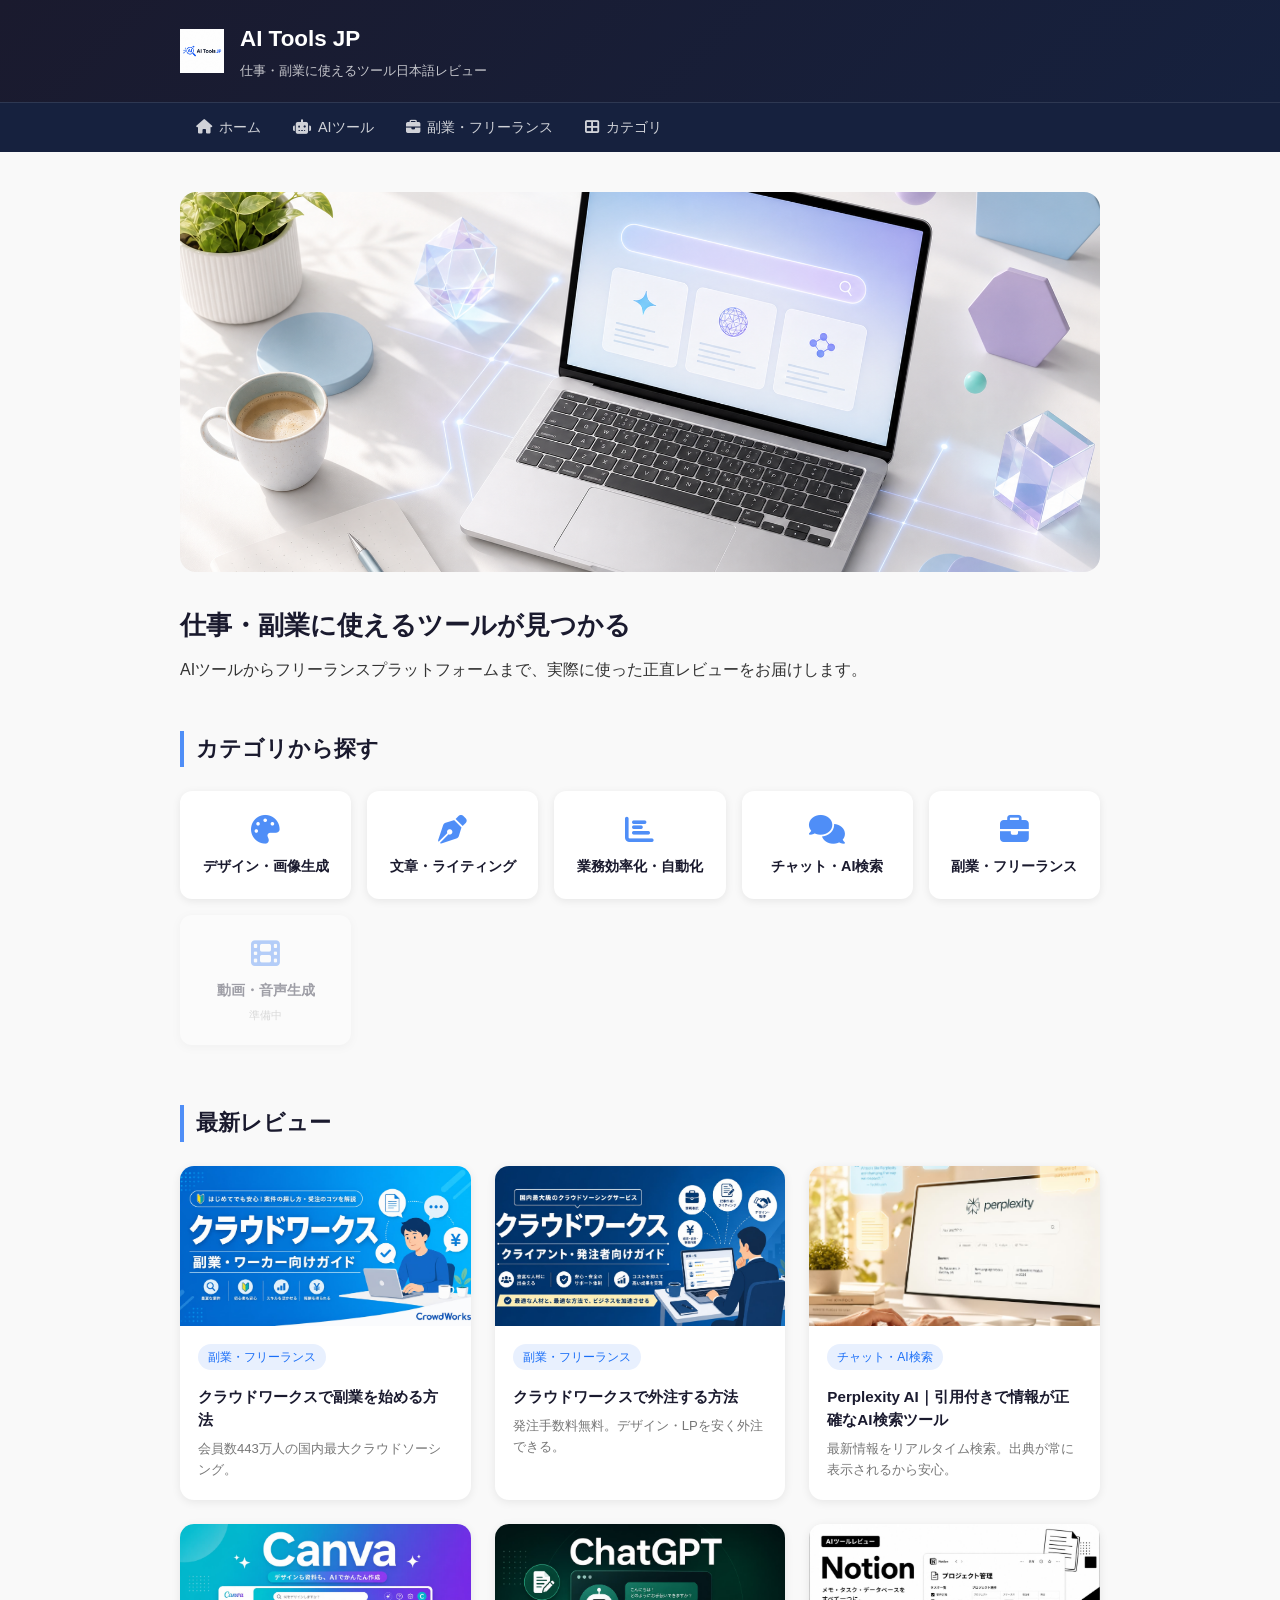
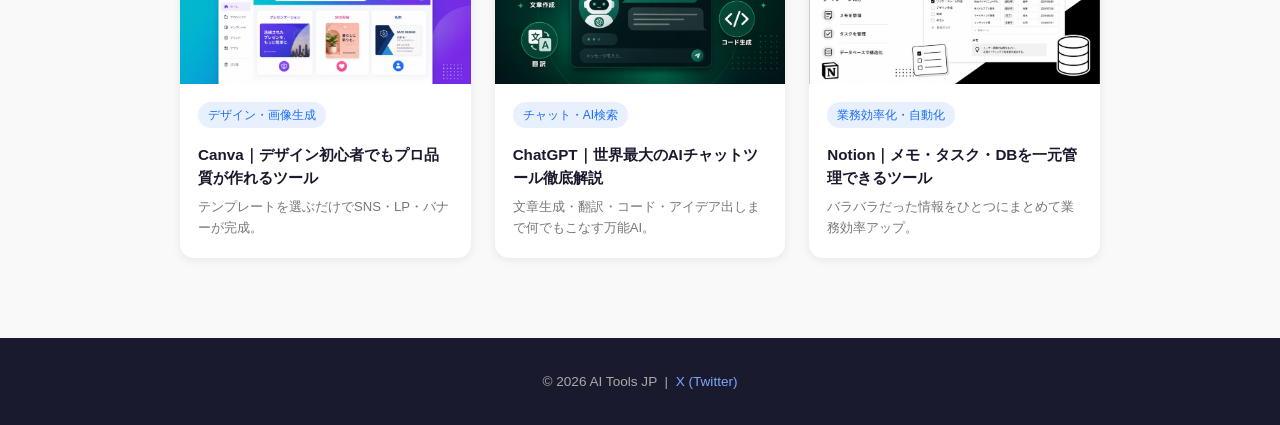
<file: index.html>
<!DOCTYPE html>
<html lang="ja">
<head>
  <meta charset="UTF-8">
  <meta name="viewport" content="width=device-width, initial-scale=1.0">
  <meta name="description" content="仕事・副業・ビジネスに使えるAIツール・Webサービスを日本語でわかりやすく解説。使い方・料金・実際の評価を比較レビュー。">
  <meta property="og:type" content="website">
  <meta property="og:title" content="AI Tools JP | 仕事・副業に使えるツール日本語レビュー">
  <meta property="og:description" content="仕事・副業・ビジネスに使えるAIツール・Webサービスを日本語でわかりやすく解説。">
  <meta property="og:url" content="https://keji-dev-jp.github.io/ai-tools-jp/">
  <meta property="og:image" content="https://keji-dev-jp.github.io/ai-tools-jp/assets/images/hero_banner.png">
  <meta property="og:site_name" content="AI Tools JP">
  <meta name="twitter:card" content="summary_large_image">
  <link rel="canonical" href="https://keji-dev-jp.github.io/ai-tools-jp/">
  <title>AI Tools JP | 仕事・副業に使えるツール日本語レビュー</title>
  <link rel="stylesheet" href="assets/css/common.css">
  <script src="assets/js/common.js"></script>
  <style>
    .review-card .card-thumb {
      width: 100%;
      height: 160px;
      object-fit: cover;
      border-radius: 8px 8px 0 0;
      display: block;
      background: #e8edf2;
    }
  </style>
</head>
<body>
  <header id="site-header"></header>
  <nav id="site-nav" class="global-nav"></nav>
  <main class="container">
    <section style="margin:40px 0;">
      <img src="assets/images/hero_banner.png" alt="AI Tools JP" style="width:100%;max-height:380px;object-fit:cover;border-radius:16px;">
      <h2 style="font-size:1.6rem;margin:24px 0 8px;color:#1a1a2e;">仕事・副業に使えるツールが見つかる</h2>
      <p>AIツールからフリーランスプラットフォームまで、実際に使った正直レビューをお届けします。</p>
    </section>
    <section id="categories">
      <h2 class="section-title">カテゴリから探す</h2>
      <div class="category-grid">
        <a href="/ai-tools-jp/reviews/canva.html" class="category-card"><i class="fa-solid fa-palette"></i>デザイン・画像生成</a>
        <a href="/ai-tools-jp/reviews/deepl.html" class="category-card"><i class="fa-solid fa-pen-nib"></i>文章・ライティング</a>
        <a href="/ai-tools-jp/reviews/notion.html" class="category-card"><i class="fa-solid fa-chart-bar"></i>業務効率化・自動化</a>
        <a href="/ai-tools-jp/reviews/perplexity.html" class="category-card"><i class="fa-solid fa-comments"></i>チャット・AI検索</a>
        <a href="/ai-tools-jp/reviews/crowdworks-worker.html" class="category-card"><i class="fa-solid fa-briefcase"></i>副業・フリーランス</a>
        <div class="category-card coming-soon"><i class="fa-solid fa-film"></i>動画・音声生成<span class="coming-label">準備中</span></div>
      </div>
    </section>
    <section style="margin-top:60px;">
      <h2 class="section-title">最新レビュー</h2>
      <div class="review-grid">
        <a href="reviews/crowdworks-worker.html" class="review-card">
          <img class="card-thumb" src="assets/images/reviews/cw-worker.jpg" alt="クラウドワークス ワーカー">
          <div class="review-card-body"><span class="tag">副業・フリーランス</span><h3>クラウドワークスで副業を始める方法</h3><p>会員数443万人の国内最大クラウドソーシング。</p></div>
        </a>
        <a href="reviews/crowdworks-client.html" class="review-card">
          <img class="card-thumb" src="assets/images/reviews/cw-client.jpg" alt="クラウドワークス クライアント">
          <div class="review-card-body"><span class="tag">副業・フリーランス</span><h3>クラウドワークスで外注する方法</h3><p>発注手数料無料。デザイン・LPを安く外注できる。</p></div>
        </a>
        <a href="reviews/perplexity.html" class="review-card">
          <img class="card-thumb" src="assets/images/reviews/perplexity.jpg" alt="Perplexity AI">
          <div class="review-card-body"><span class="tag">チャット・AI検索</span><h3>Perplexity AI｜引用付きで情報が正確なAI検索ツール</h3><p>最新情報をリアルタイム検索。出典が常に表示されるから安心。</p></div>
        </a>
        <a href="reviews/canva.html" class="review-card">
          <img class="card-thumb" src="assets/images/reviews/canva.jpg" alt="Canva">
          <div class="review-card-body"><span class="tag">デザイン・画像生成</span><h3>Canva｜デザイン初心者でもプロ品質が作れるツール</h3><p>テンプレートを選ぶだけでSNS・LP・バナーが完成。</p></div>
        </a>
        <a href="reviews/chatgpt.html" class="review-card">
          <img class="card-thumb" src="assets/images/reviews/chatgpt.jpg" alt="ChatGPT">
          <div class="review-card-body"><span class="tag">チャット・AI検索</span><h3>ChatGPT｜世界最大のAIチャットツール徹底解説</h3><p>文章生成・翻訳・コード・アイデア出しまで何でもこなす万能AI。</p></div>
        </a>
        <a href="reviews/notion.html" class="review-card">
          <img class="card-thumb" src="assets/images/reviews/notion.jpg" alt="Notion">
          <div class="review-card-body"><span class="tag">業務効率化・自動化</span><h3>Notion｜メモ・タスク・DBを一元管理できるツール</h3><p>バラバラだった情報をひとつにまとめて業務効率アップ。</p></div>
        </a>
      </div>
    </section>
  </main>
  <footer id="site-footer"></footer>
</body>
</html>
</file>
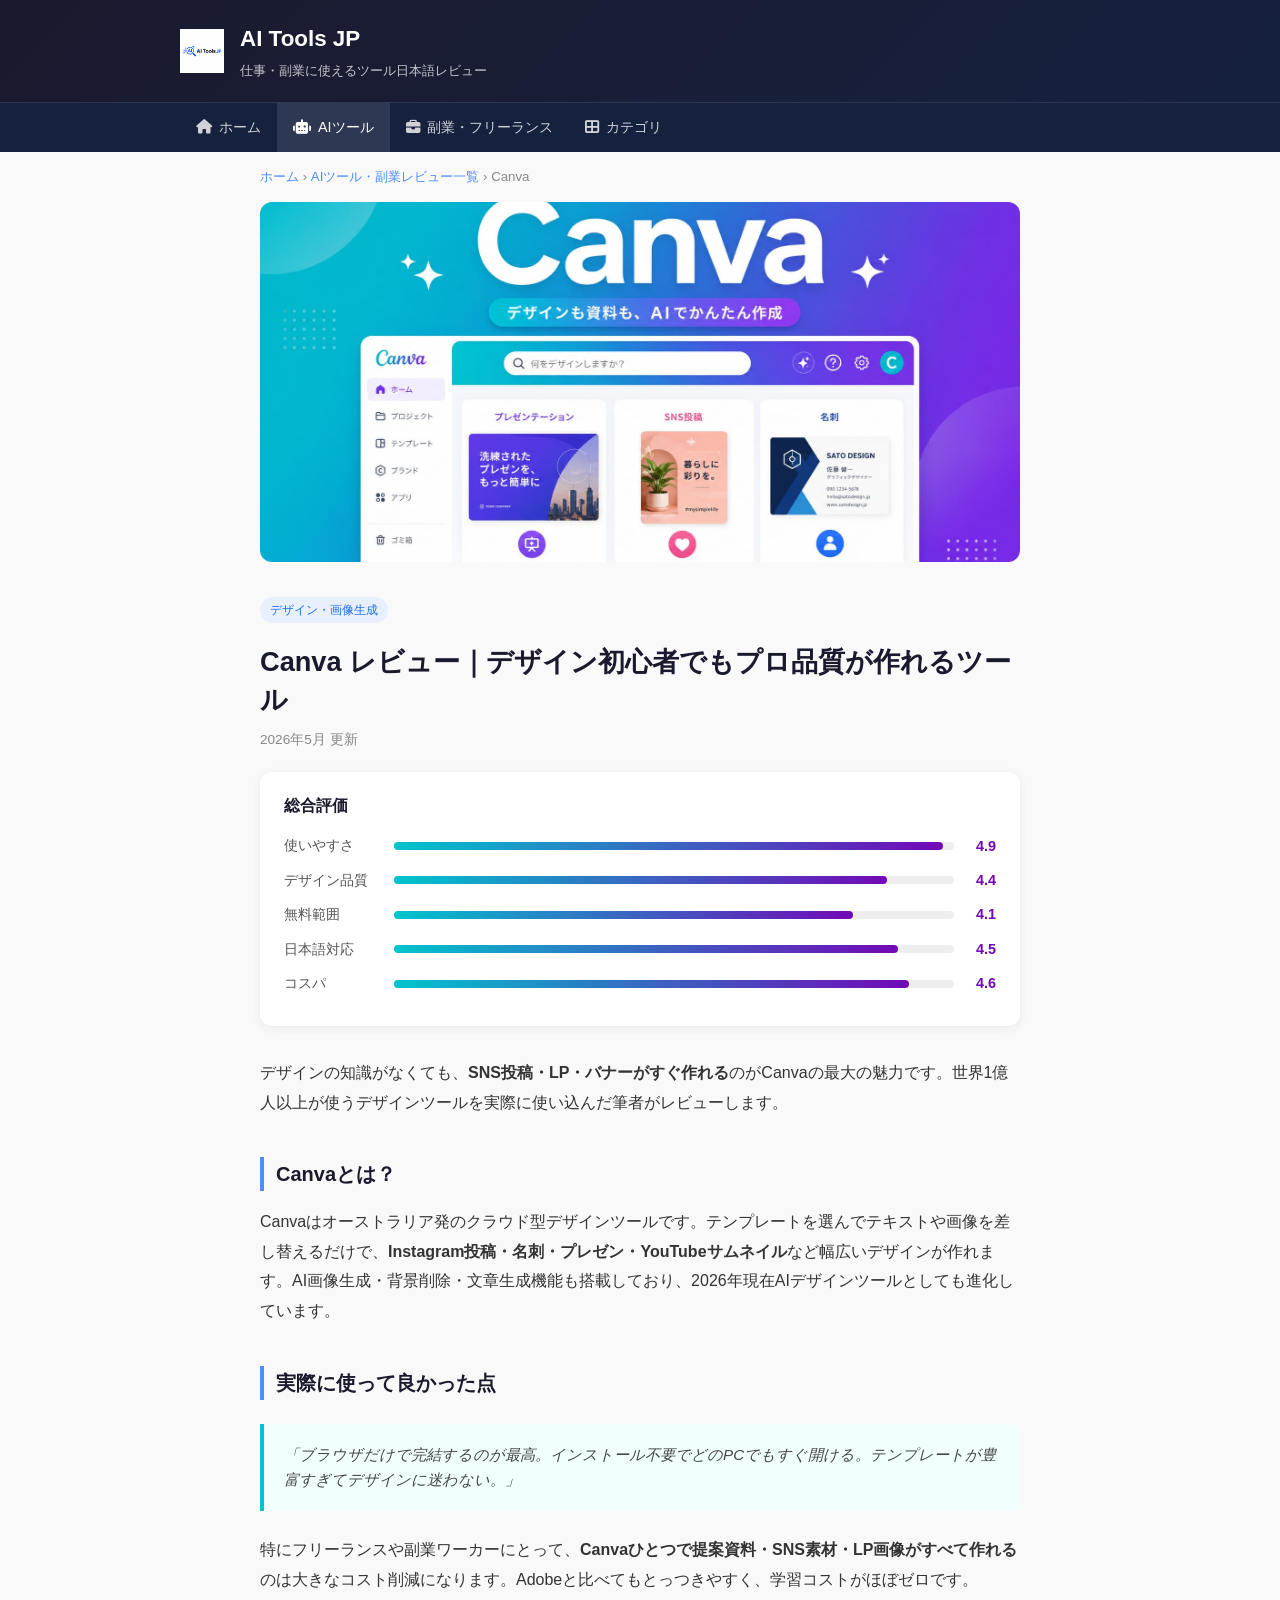
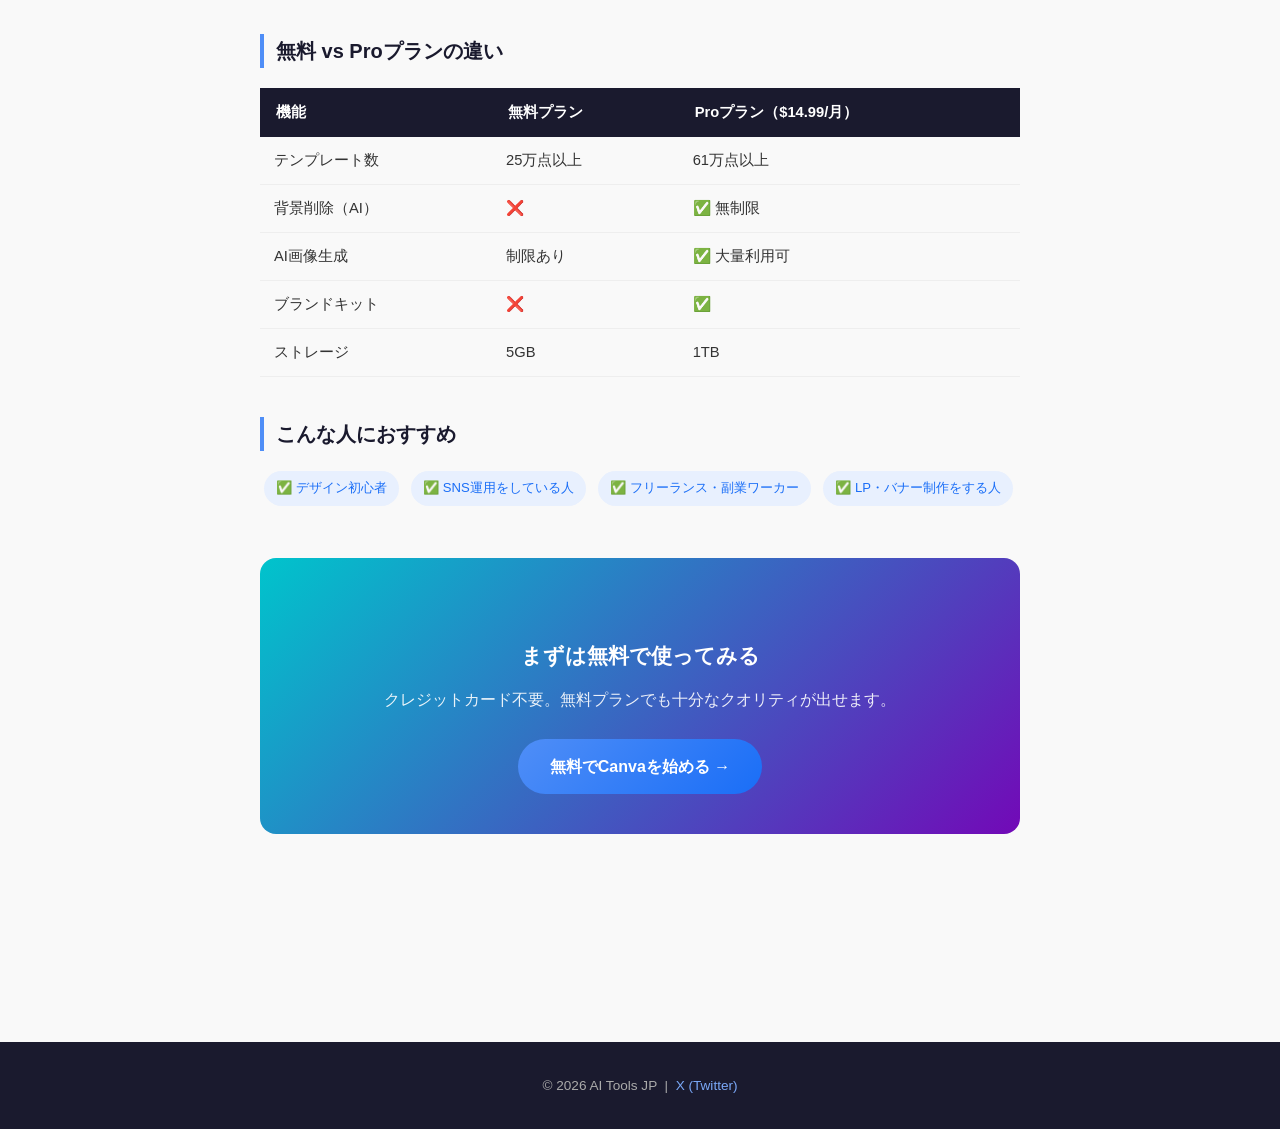
<file: reviews/canva.html>
<!DOCTYPE html>
<html lang="ja">
<head>
  <meta charset="UTF-8">
  <meta name="viewport" content="width=device-width, initial-scale=1.0">
  <meta name="description" content="Canvaを実際に使ったリアルレビュー。無料・Proプランの違い、デザイン初心者でも使えるか、日本語対応状況を徹底解説。">
  <meta property="og:type" content="article">
  <meta property="og:title" content="Canva レビュー｜デザイン初心者でもプロ品質が作れるツール | AI Tools JP">
  <meta property="og:description" content="Canvaを実際に使ったリアルレビュー。無料・Proプランの違い、デザイン初心者でも使えるか、日本語対応状況を徹底解説。">
  <meta property="og:url" content="https://keji-dev-jp.github.io/ai-tools-jp/reviews/canva.html">
  <meta property="og:image" content="https://keji-dev-jp.github.io/ai-tools-jp/assets/images/reviews/canva.jpg">
  <meta property="og:site_name" content="AI Tools JP">
  <meta name="twitter:card" content="summary_large_image">
  <meta name="article:modified_time" content="2026-05-17">
  <link rel="canonical" href="https://keji-dev-jp.github.io/ai-tools-jp/reviews/canva.html">
  <title>Canva レビュー｜デザイン初心者でもプロ品質が作れるツール | AI Tools JP</title>
  <link rel="stylesheet" href="../assets/css/common.css">
  <script src="../assets/js/common.js"></script>
  <style>
    .rating-bar { background: linear-gradient(90deg,#00c4cc,#7209b7); }
    .rating-score { color: #7209b7; }
    .voice { border-left-color: #00c4cc; background: #f0fffe; }
    .cta-box { background: linear-gradient(135deg,#00c4cc,#7209b7); }
  </style>
</head>
<body>
  <header id="site-header"></header>
  <nav id="site-nav" class="global-nav"></nav>
  <article class="article">
    <nav class="breadcrumb"><a href="/ai-tools-jp/">ホーム</a> &rsaquo; <a href="/ai-tools-jp/reviews/">AIツール・副業レビュー一覧</a> &rsaquo; Canva</nav>
    <img src="../assets/images/reviews/canva.jpg" alt="Canva" style="width:100%;max-height:360px;object-fit:cover;border-radius:12px;margin-bottom:24px;">
    <span class="tag">デザイン・画像生成</span>
    <h1 style="font-size:1.7rem;color:#1a1a2e;margin:12px 0 8px;line-height:1.4;">Canva レビュー｜デザイン初心者でもプロ品質が作れるツール</h1>
    <p style="color:#888;font-size:0.85rem;">2026年5月 更新</p>
    <div class="rating-box">
      <div class="overall">総合評価</div>
      <div class="rating-row"><span class="label">使いやすさ</span><div class="rating-bar-bg"><div class="rating-bar" style="width:98%"></div></div><span class="rating-score">4.9</span></div>
      <div class="rating-row"><span class="label">デザイン品質</span><div class="rating-bar-bg"><div class="rating-bar" style="width:88%"></div></div><span class="rating-score">4.4</span></div>
      <div class="rating-row"><span class="label">無料範囲</span><div class="rating-bar-bg"><div class="rating-bar" style="width:82%"></div></div><span class="rating-score">4.1</span></div>
      <div class="rating-row"><span class="label">日本語対応</span><div class="rating-bar-bg"><div class="rating-bar" style="width:90%"></div></div><span class="rating-score">4.5</span></div>
      <div class="rating-row"><span class="label">コスパ</span><div class="rating-bar-bg"><div class="rating-bar" style="width:92%"></div></div><span class="rating-score">4.6</span></div>
    </div>
    <p>デザインの知識がなくても、<strong>SNS投稿・LP・バナーがすぐ作れる</strong>のがCanvaの最大の魅力です。世界1億人以上が使うデザインツールを実際に使い込んだ筆者がレビューします。</p>
    <h2>Canvaとは？</h2>
    <p>Canvaはオーストラリア発のクラウド型デザインツールです。テンプレートを選んでテキストや画像を差し替えるだけで、<strong>Instagram投稿・名刺・プレゼン・YouTubeサムネイル</strong>など幅広いデザインが作れます。AI画像生成・背景削除・文章生成機能も搭載しており、2026年現在AIデザインツールとしても進化しています。</p>
    <h2>実際に使って良かった点</h2>
    <div class="voice">「ブラウザだけで完結するのが最高。インストール不要でどのPCでもすぐ開ける。テンプレートが豊富すぎてデザインに迷わない。」</div>
    <p>特にフリーランスや副業ワーカーにとって、<strong>Canvaひとつで提案資料・SNS素材・LP画像がすべて作れる</strong>のは大きなコスト削減になります。Adobeと比べてもとっつきやすく、学習コストがほぼゼロです。</p>
    <h2>無料 vs Proプランの違い</h2>
    <div class="table-wrap"><table>
      <tr><th>機能</th><th>無料プラン</th><th>Proプラン（$14.99/月）</th></tr>
      <tr><td>テンプレート数</td><td>25万点以上</td><td>61万点以上</td></tr>
      <tr><td>背景削除（AI）</td><td>❌</td><td>✅ 無制限</td></tr>
      <tr><td>AI画像生成</td><td>制限あり</td><td>✅ 大量利用可</td></tr>
      <tr><td>ブランドキット</td><td>❌</td><td>✅</td></tr>
      <tr><td>ストレージ</td><td>5GB</td><td>1TB</td></tr>
    </table></div>
    <h2>こんな人におすすめ</h2>
    <p>
      <span class="badge">✅ デザイン初心者</span>
      <span class="badge">✅ SNS運用をしている人</span>
      <span class="badge">✅ フリーランス・副業ワーカー</span>
      <span class="badge">✅ LP・バナー制作をする人</span>
    </p>
    <div class="cta-box">
      <h2>まずは無料で使ってみる</h2>
      <p>クレジットカード不要。無料プランでも十分なクオリティが出せます。</p>
      <a href="https://www.canva.com/" class="btn-primary" target="_blank" rel="noopener">無料でCanvaを始める →</a>
    </div>
  </article>
  <footer id="site-footer"></footer>
</body>
</html>
</file>
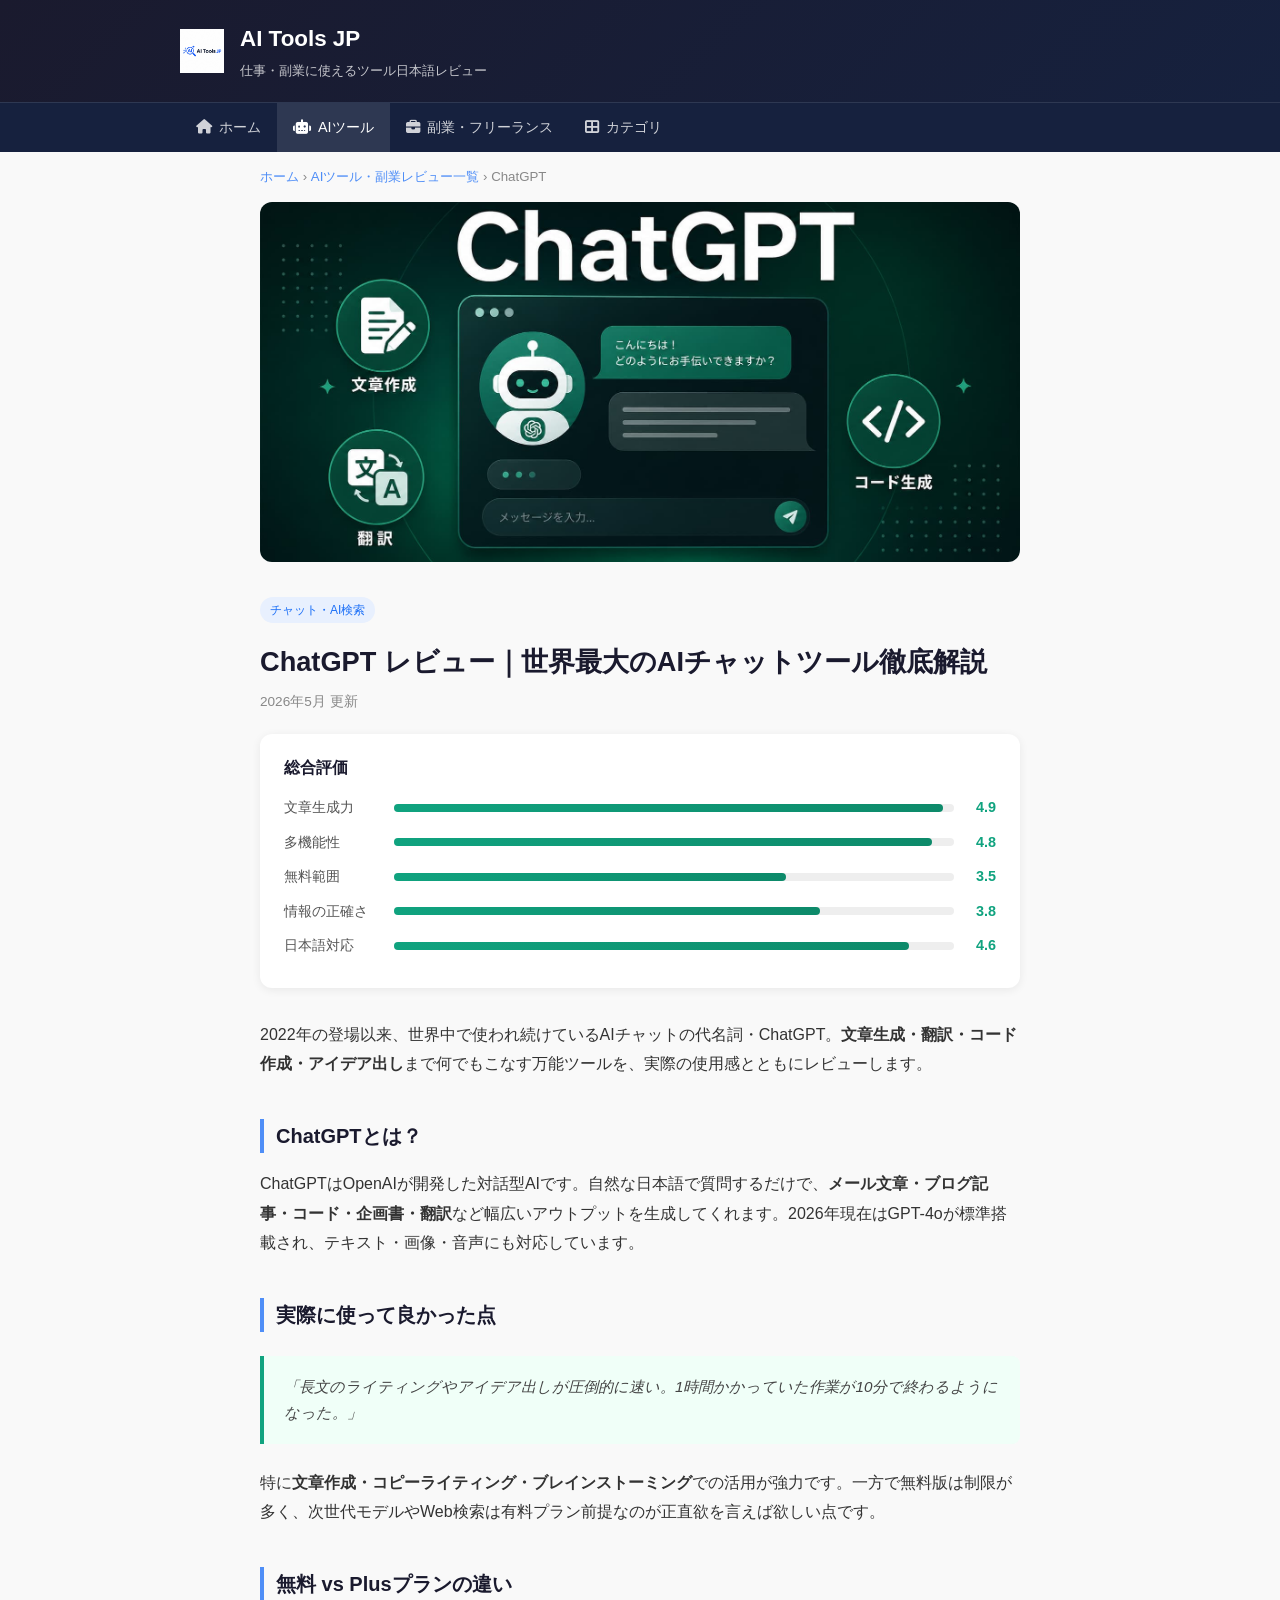
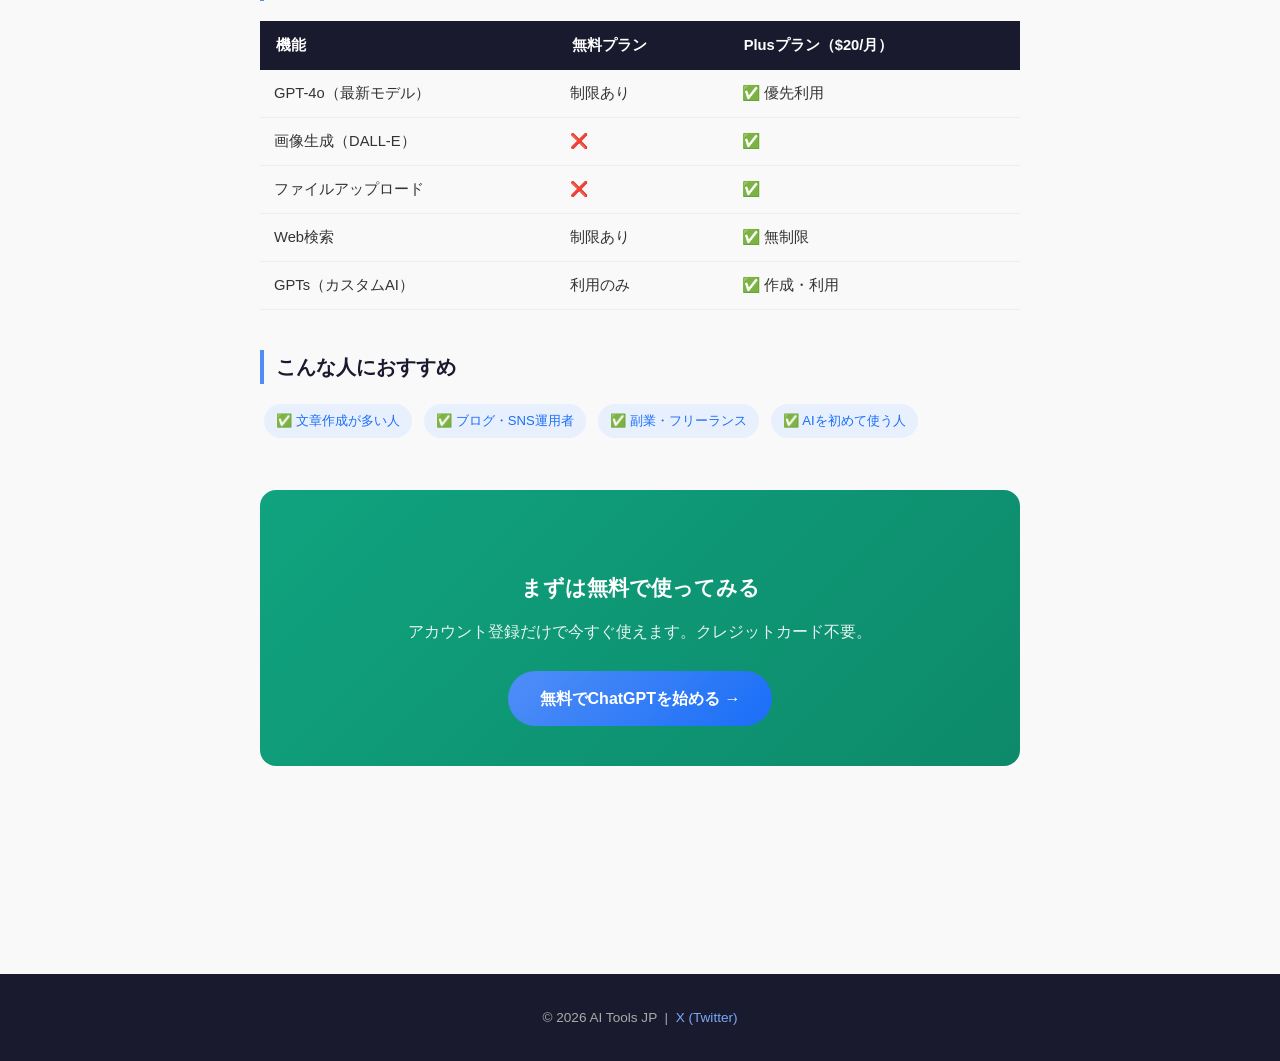
<file: reviews/chatgpt.html>
<!DOCTYPE html>
<html lang="ja">
<head>
  <meta charset="UTF-8">
  <meta name="viewport" content="width=device-width, initial-scale=1.0">
  <meta name="description" content="ChatGPTを実際に使ったリアルレビュー。無料・Plusプランの違い、できること・できないこと、日本語での活用法を徹底解説。">
  <meta property="og:type" content="article">
  <meta property="og:title" content="ChatGPT レビュー｜世界最大のAIチャットツール徹底解説 | AI Tools JP">
  <meta property="og:description" content="ChatGPTを実際に使ったリアルレビュー。無料・Plusプランの違い、できること・できないこと、日本語での活用法を徹底解説。">
  <meta property="og:url" content="https://keji-dev-jp.github.io/ai-tools-jp/reviews/chatgpt.html">
  <meta property="og:image" content="https://keji-dev-jp.github.io/ai-tools-jp/assets/images/reviews/chatgpt.jpg">
  <meta property="og:site_name" content="AI Tools JP">
  <meta name="twitter:card" content="summary_large_image">
  <meta name="article:modified_time" content="2026-05-17">
  <link rel="canonical" href="https://keji-dev-jp.github.io/ai-tools-jp/reviews/chatgpt.html">
  <title>ChatGPT レビュー｜世界最大のAIチャットツール徹底解説 | AI Tools JP</title>
  <link rel="stylesheet" href="../assets/css/common.css">
  <script src="../assets/js/common.js"></script>
  <style>
    .rating-bar { background: linear-gradient(90deg,#10a37f,#0d8a6a); }
    .rating-score { color: #10a37f; }
    .voice { border-left-color: #10a37f; background: #f0fff8; }
    .cta-box { background: linear-gradient(135deg,#10a37f,#0d8a6a); }
  </style>
</head>
<body>
  <header id="site-header"></header>
  <nav id="site-nav" class="global-nav"></nav>
  <article class="article">
    <nav class="breadcrumb"><a href="/ai-tools-jp/">ホーム</a> &rsaquo; <a href="/ai-tools-jp/reviews/">AIツール・副業レビュー一覧</a> &rsaquo; ChatGPT</nav>
    <img src="../assets/images/reviews/chatgpt.jpg" alt="ChatGPT" style="width:100%;max-height:360px;object-fit:cover;border-radius:12px;margin-bottom:24px;">
    <span class="tag">チャット・AI検索</span>
    <h1 style="font-size:1.7rem;color:#1a1a2e;margin:12px 0 8px;line-height:1.4;">ChatGPT レビュー｜世界最大のAIチャットツール徹底解説</h1>
    <p style="color:#888;font-size:0.85rem;">2026年5月 更新</p>
    <div class="rating-box">
      <div class="overall">総合評価</div>
      <div class="rating-row"><span class="label">文章生成力</span><div class="rating-bar-bg"><div class="rating-bar" style="width:98%"></div></div><span class="rating-score">4.9</span></div>
      <div class="rating-row"><span class="label">多機能性</span><div class="rating-bar-bg"><div class="rating-bar" style="width:96%"></div></div><span class="rating-score">4.8</span></div>
      <div class="rating-row"><span class="label">無料範囲</span><div class="rating-bar-bg"><div class="rating-bar" style="width:70%"></div></div><span class="rating-score">3.5</span></div>
      <div class="rating-row"><span class="label">情報の正確さ</span><div class="rating-bar-bg"><div class="rating-bar" style="width:76%"></div></div><span class="rating-score">3.8</span></div>
      <div class="rating-row"><span class="label">日本語対応</span><div class="rating-bar-bg"><div class="rating-bar" style="width:92%"></div></div><span class="rating-score">4.6</span></div>
    </div>
    <p>2022年の登場以来、世界中で使われ続けているAIチャットの代名詞・ChatGPT。<strong>文章生成・翻訳・コード作成・アイデア出し</strong>まで何でもこなす万能ツールを、実際の使用感とともにレビューします。</p>
    <h2>ChatGPTとは？</h2>
    <p>ChatGPTはOpenAIが開発した対話型AIです。自然な日本語で質問するだけで、<strong>メール文章・ブログ記事・コード・企画書・翻訳</strong>など幅広いアウトプットを生成してくれます。2026年現在はGPT-4oが標準搭載され、テキスト・画像・音声にも対応しています。</p>
    <h2>実際に使って良かった点</h2>
    <div class="voice">「長文のライティングやアイデア出しが圧倒的に速い。1時間かかっていた作業が10分で終わるようになった。」</div>
    <p>特に<strong>文章作成・コピーライティング・ブレインストーミング</strong>での活用が強力です。一方で無料版は制限が多く、次世代モデルやWeb検索は有料プラン前提なのが正直欲を言えば欲しい点です。</p>
    <h2>無料 vs Plusプランの違い</h2>
    <div class="table-wrap"><table>
      <tr><th>機能</th><th>無料プラン</th><th>Plusプラン（$20/月）</th></tr>
      <tr><td>GPT-4o（最新モデル）</td><td>制限あり</td><td>✅ 優先利用</td></tr>
      <tr><td>画像生成（DALL-E）</td><td>❌</td><td>✅</td></tr>
      <tr><td>ファイルアップロード</td><td>❌</td><td>✅</td></tr>
      <tr><td>Web検索</td><td>制限あり</td><td>✅ 無制限</td></tr>
      <tr><td>GPTs（カスタムAI）</td><td>利用のみ</td><td>✅ 作成・利用</td></tr>
    </table></div>
    <h2>こんな人におすすめ</h2>
    <p>
      <span class="badge">✅ 文章作成が多い人</span>
      <span class="badge">✅ ブログ・SNS運用者</span>
      <span class="badge">✅ 副業・フリーランス</span>
      <span class="badge">✅ AIを初めて使う人</span>
    </p>
    <div class="cta-box">
      <h2>まずは無料で使ってみる</h2>
      <p>アカウント登録だけで今すぐ使えます。クレジットカード不要。</p>
      <a href="https://chat.openai.com" class="btn-primary" target="_blank" rel="noopener">無料でChatGPTを始める →</a>
    </div>
  </article>
  <footer id="site-footer"></footer>
</body>
</html>
</file>
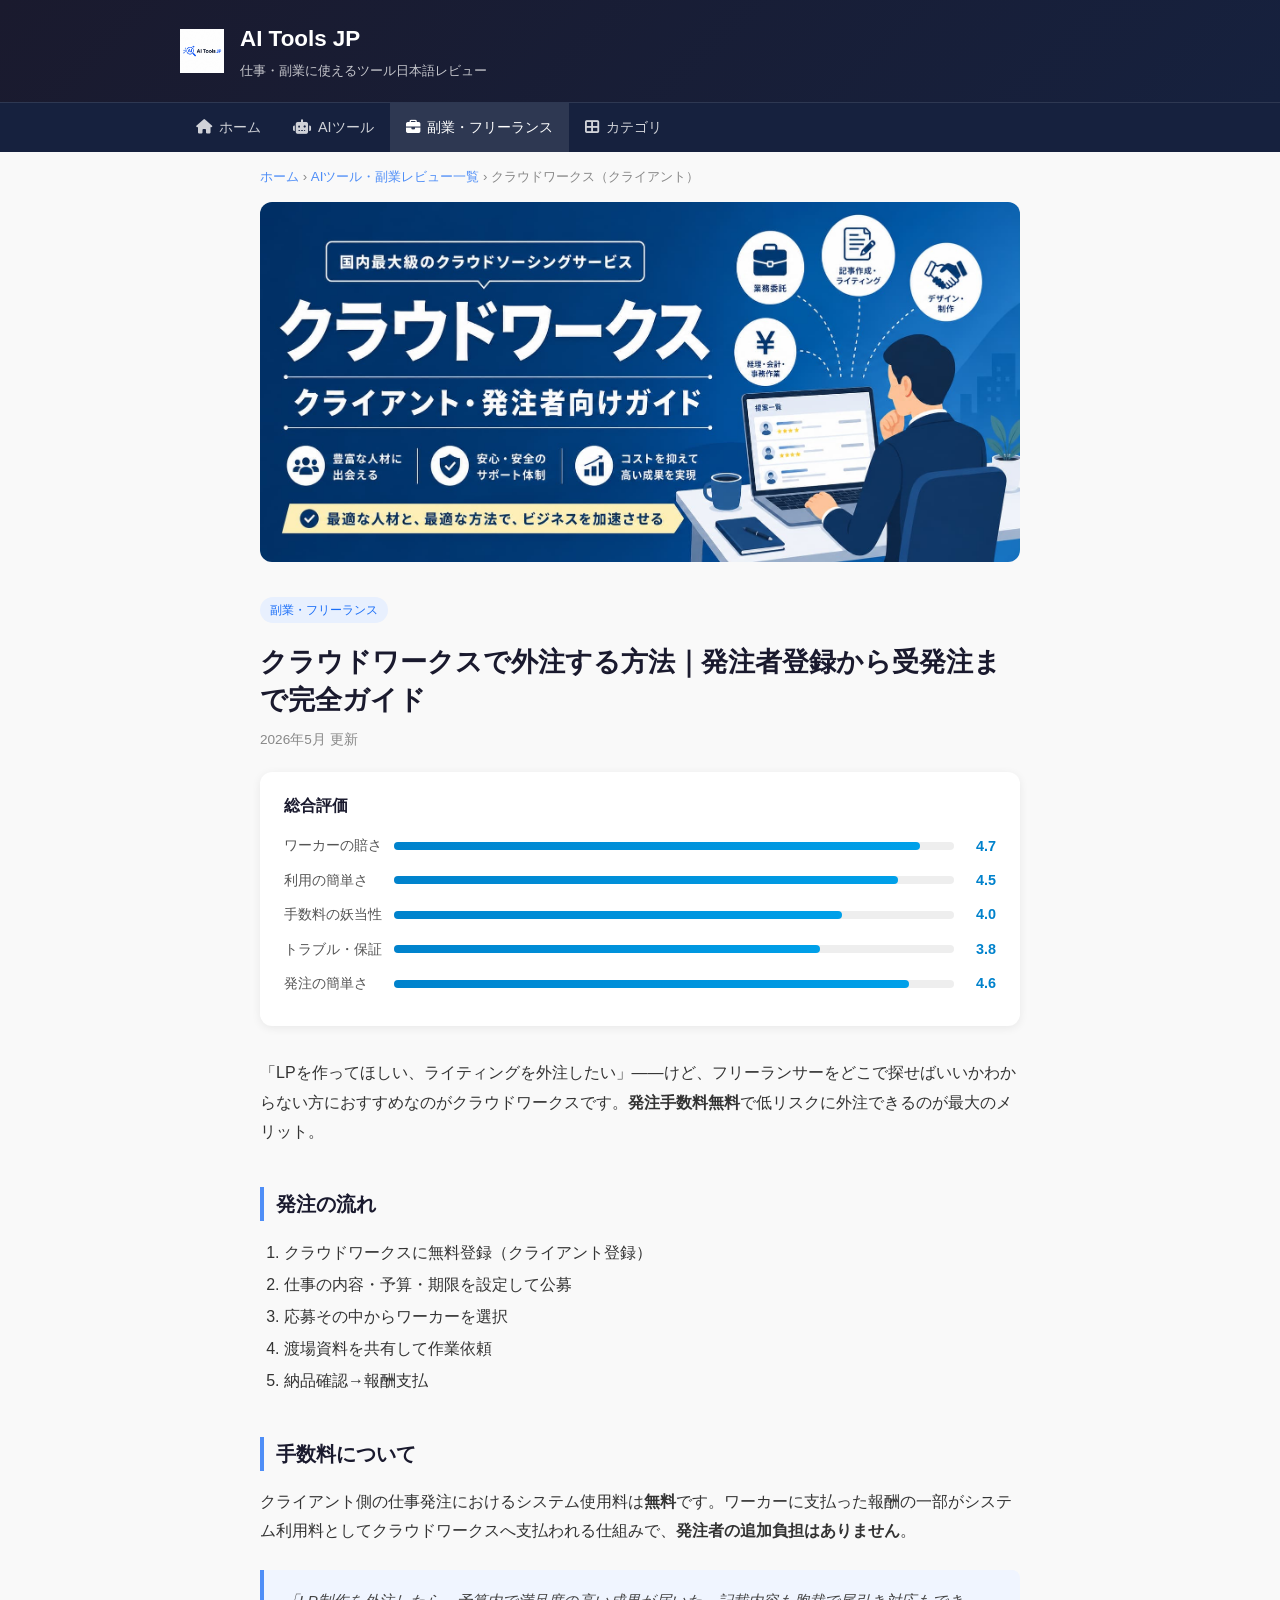
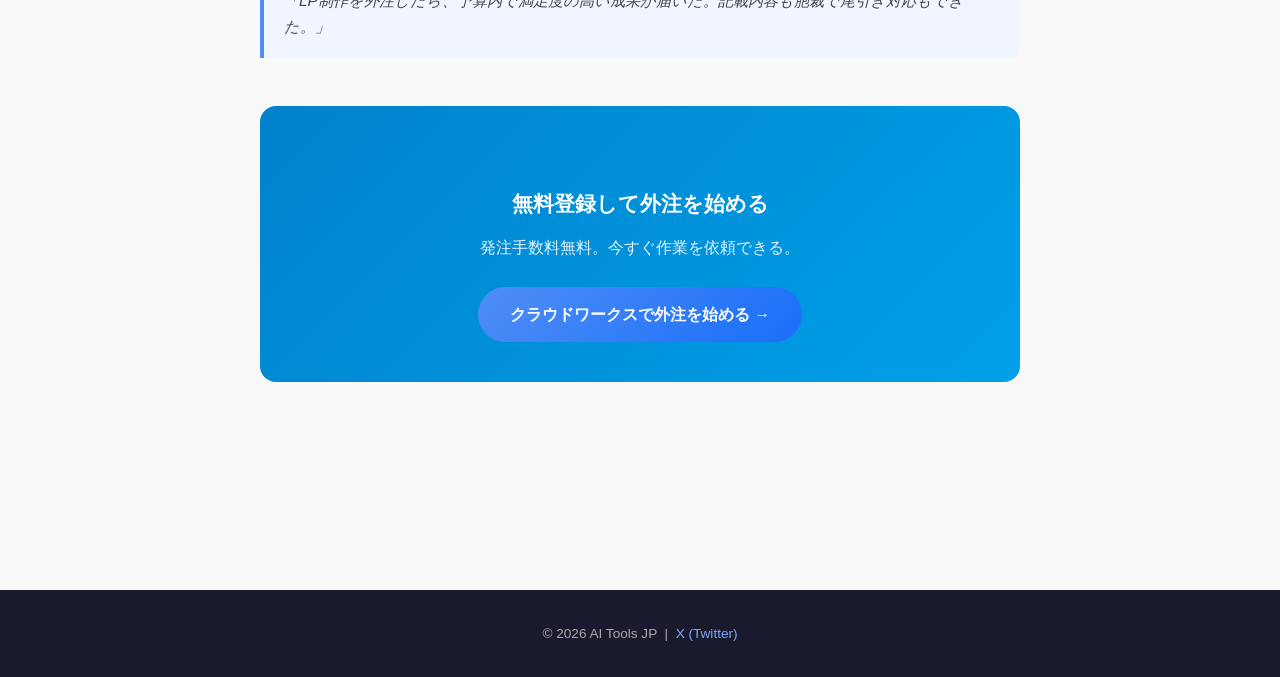
<file: reviews/crowdworks-client.html>
<!DOCTYPE html>
<html lang="ja">
<head>
  <meta charset="UTF-8">
  <meta name="viewport" content="width=device-width, initial-scale=1.0">
  <meta name="description" content="クラウドワークスで外注・発注する方法を徹底解説。登録から仲介手数料・発注フローまでクライアント目線で解説。">
  <meta property="og:type" content="article">
  <meta property="og:title" content="クラウドワークスで外注する方法｜発注者登録から受発注まで完全ガイド | AI Tools JP">
  <meta property="og:description" content="クラウドワークスで外注・発注する方法を徹底解説。">
  <meta property="og:url" content="https://keji-dev-jp.github.io/ai-tools-jp/reviews/crowdworks-client.html">
  <meta property="og:image" content="https://keji-dev-jp.github.io/ai-tools-jp/assets/images/reviews/cw-client.jpg">
  <meta property="og:site_name" content="AI Tools JP">
  <meta name="twitter:card" content="summary_large_image">
  <meta name="article:modified_time" content="2026-05-18">
  <link rel="canonical" href="https://keji-dev-jp.github.io/ai-tools-jp/reviews/crowdworks-client.html">
  <title>クラウドワークスで外注する方法｜発注者登録から受発注まで完全ガイド | AI Tools JP</title>
  <link rel="stylesheet" href="../assets/css/common.css">
  <script src="../assets/js/common.js"></script>
  <style>
    .rating-bar { background: linear-gradient(90deg,#0082cc,#00a0e9); }
    .rating-score { color: #0082cc; }
    .cta-box { background: linear-gradient(135deg,#0082cc,#00a0e9); }
  </style>
</head>
<body>
  <header id="site-header"></header>
  <nav id="site-nav" class="global-nav"></nav>
  <article class="article">
    <nav class="breadcrumb"><a href="/ai-tools-jp/">ホーム</a> &rsaquo; <a href="/ai-tools-jp/reviews/">AIツール・副業レビュー一覧</a> &rsaquo; クラウドワークス（クライアント）</nav>
    <img src="../assets/images/reviews/cw-client.jpg" alt="クラウドワークス クライアント" style="width:100%;max-height:360px;object-fit:cover;border-radius:12px;margin-bottom:24px;">
    <span class="tag">副業・フリーランス</span>
    <h1 style="font-size:1.7rem;color:#1a1a2e;margin:12px 0 8px;line-height:1.4;">クラウドワークスで外注する方法｜発注者登録から受発注まで完全ガイド</h1>
    <p style="color:#888;font-size:0.85rem;">2026年5月 更新</p>
    <div class="rating-box">
      <div class="overall">総合評価</div>
      <div class="rating-row"><span class="label">ワーカーの賠さ</span><div class="rating-bar-bg"><div class="rating-bar" style="width:94%"></div></div><span class="rating-score">4.7</span></div>
      <div class="rating-row"><span class="label">利用の簡単さ</span><div class="rating-bar-bg"><div class="rating-bar" style="width:90%"></div></div><span class="rating-score">4.5</span></div>
      <div class="rating-row"><span class="label">手数料の妖当性</span><div class="rating-bar-bg"><div class="rating-bar" style="width:80%"></div></div><span class="rating-score">4.0</span></div>
      <div class="rating-row"><span class="label">トラブル・保証</span><div class="rating-bar-bg"><div class="rating-bar" style="width:76%"></div></div><span class="rating-score">3.8</span></div>
      <div class="rating-row"><span class="label">発注の簡単さ</span><div class="rating-bar-bg"><div class="rating-bar" style="width:92%"></div></div><span class="rating-score">4.6</span></div>
    </div>
    <p>「LPを作ってほしい、ライティングを外注したい」——けど、フリーランサーをどこで探せばいいかわからない方におすすめなのがクラウドワークスです。<strong>発注手数料無料</strong>で低リスクに外注できるのが最大のメリット。</p>
    <h2>発注の流れ</h2>
    <ol style="padding-left:1.5em;line-height:2;">
      <li>クラウドワークスに無料登録（クライアント登録）</li>
      <li>仕事の内容・予算・期限を設定して公募</li>
      <li>応募その中からワーカーを選択</li>
      <li>渡場資料を共有して作業依頼</li>
      <li>納品確認→報酬支払</li>
    </ol>
    <h2>手数料について</h2>
    <p>クライアント側の仕事発注におけるシステム使用料は<strong>無料</strong>です。ワーカーに支払った報酬の一部がシステム利用料としてクラウドワークスへ支払われる仕組みで、<strong>発注者の追加負担はありません</strong>。</p>
    <div class="voice">「LP制作を外注したら、予算内で満足度の高い成果が届いた。記載内容も胞裁で尾引き対応もできた。」</div>
    <div class="cta-box">
      <h2>無料登録して外注を始める</h2>
      <p>発注手数料無料。今すぐ作業を依頼できる。</p>
      <a href="https://crowdworks.jp" class="btn-primary" target="_blank" rel="noopener">クラウドワークスで外注を始める →</a>
    </div>
  </article>
  <footer id="site-footer"></footer>
</body>
</html>
</file>
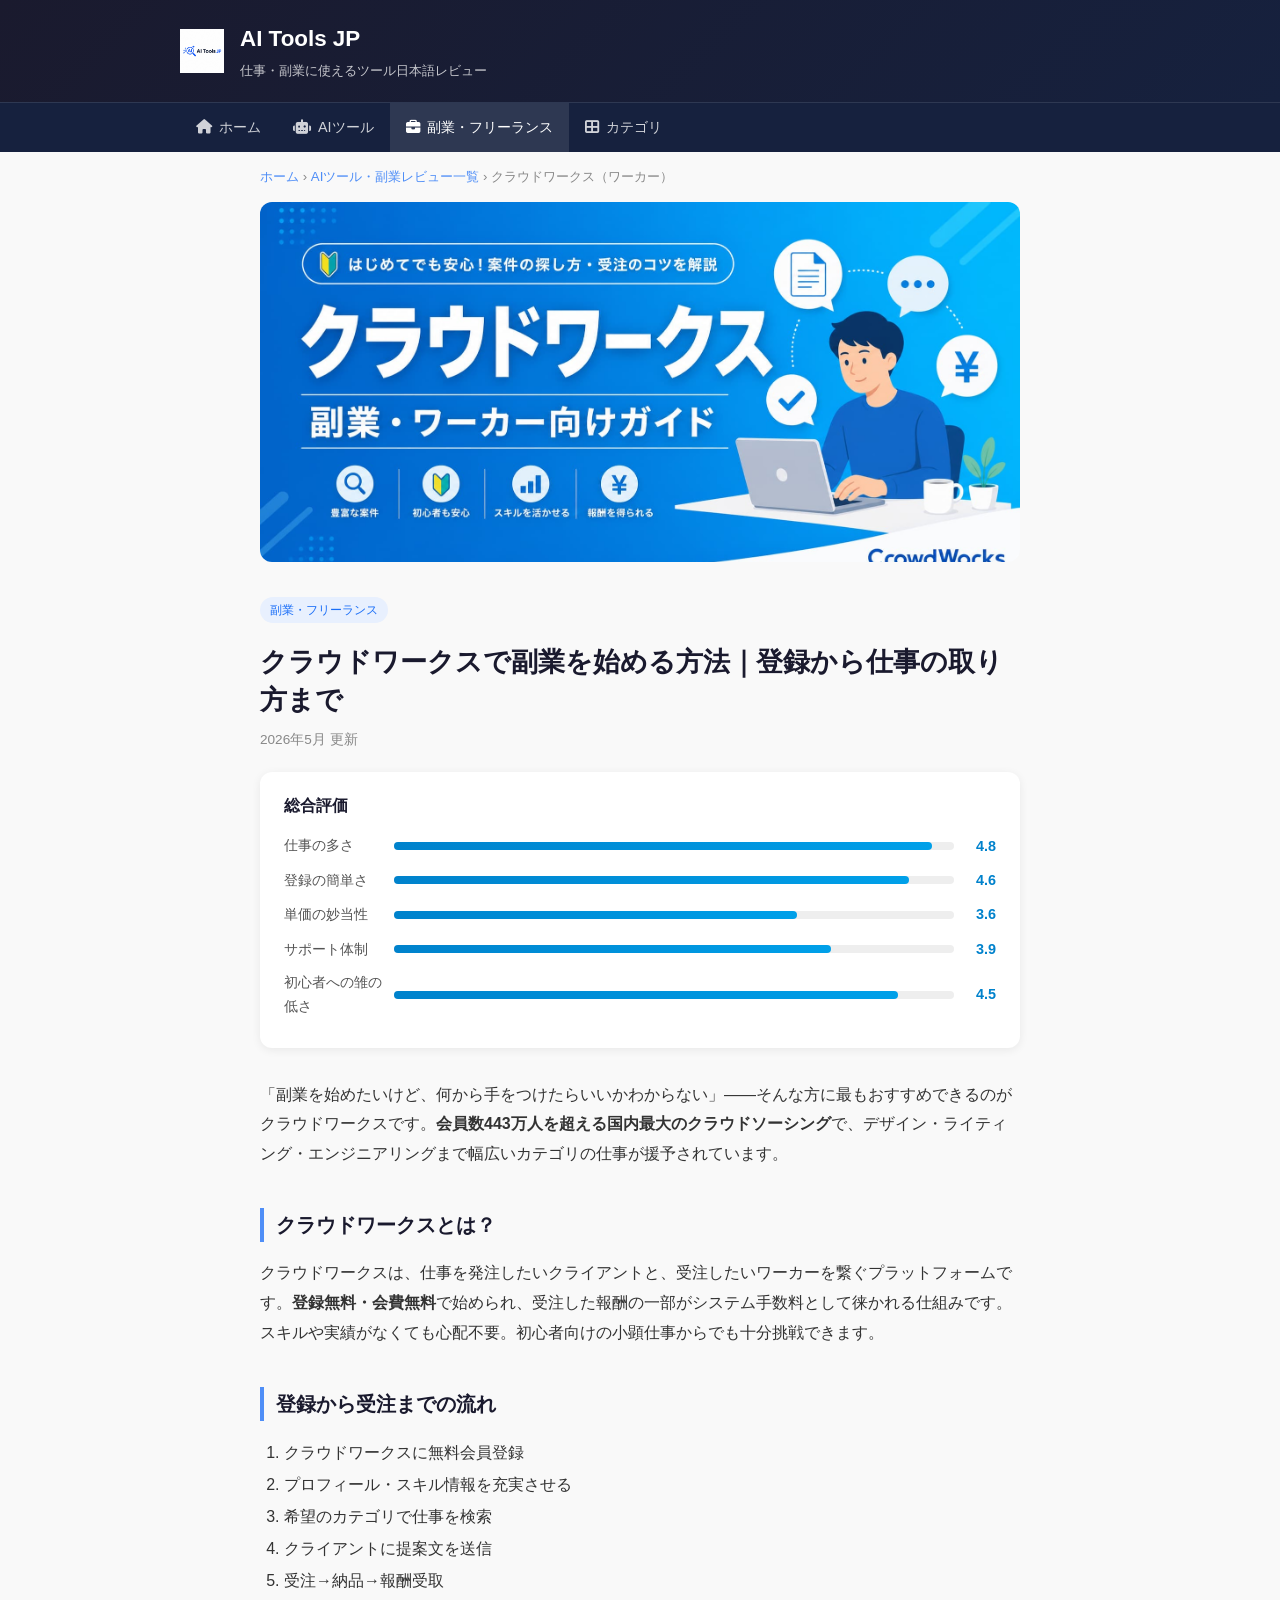
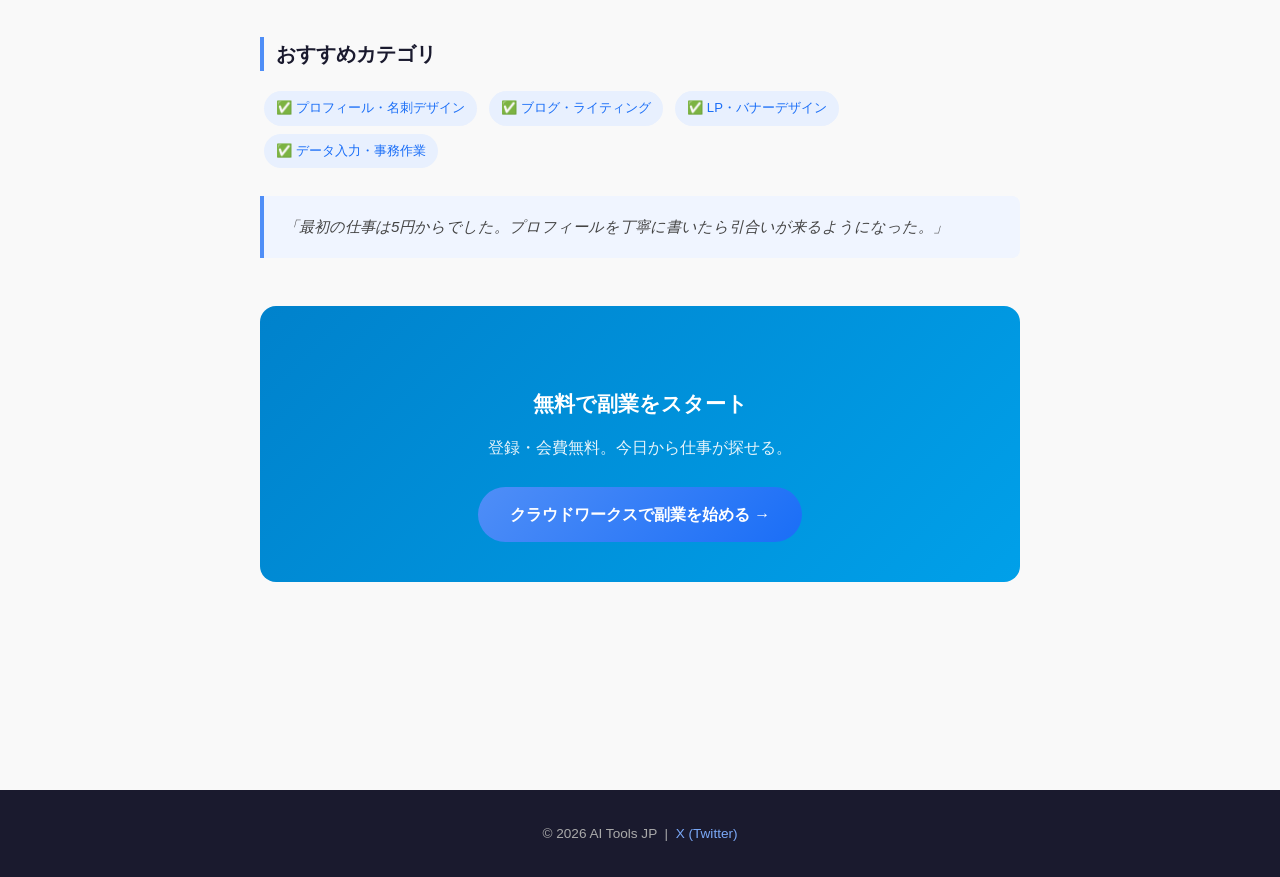
<file: reviews/crowdworks-worker.html>
<!DOCTYPE html>
<html lang="ja">
<head>
  <meta charset="UTF-8">
  <meta name="viewport" content="width=device-width, initial-scale=1.0">
  <meta name="description" content="クラウドワークスで副業を始める方法を徹底解説。登録から仕事の取り方・単価設定・おすすめカテゴリまで実事例をもとに解説。">
  <meta property="og:type" content="article">
  <meta property="og:title" content="クラウドワークスで副業を始める方法｜登録から仕事の取り方まで | AI Tools JP">
  <meta property="og:description" content="クラウドワークスで副業を始める方法を徹底解説。登録から仕事の取り方・単価設定・おすすめカテゴリまで実事例をもとに解説。">
  <meta property="og:url" content="https://keji-dev-jp.github.io/ai-tools-jp/reviews/crowdworks-worker.html">
  <meta property="og:image" content="https://keji-dev-jp.github.io/ai-tools-jp/assets/images/reviews/cw-worker.jpg">
  <meta property="og:site_name" content="AI Tools JP">
  <meta name="twitter:card" content="summary_large_image">
  <meta name="article:modified_time" content="2026-05-18">
  <link rel="canonical" href="https://keji-dev-jp.github.io/ai-tools-jp/reviews/crowdworks-worker.html">
  <title>クラウドワークスで副業を始める方法｜登録から仕事の取り方まで | AI Tools JP</title>
  <link rel="stylesheet" href="../assets/css/common.css">
  <script src="../assets/js/common.js"></script>
  <style>
    .rating-bar { background: linear-gradient(90deg,#0082cc,#00a0e9); }
    .rating-score { color: #0082cc; }
    .cta-box { background: linear-gradient(135deg,#0082cc,#00a0e9); }
  </style>
</head>
<body>
  <header id="site-header"></header>
  <nav id="site-nav" class="global-nav"></nav>
  <article class="article">
    <nav class="breadcrumb"><a href="/ai-tools-jp/">ホーム</a> &rsaquo; <a href="/ai-tools-jp/reviews/">AIツール・副業レビュー一覧</a> &rsaquo; クラウドワークス（ワーカー）</nav>
    <img src="../assets/images/reviews/cw-worker.jpg" alt="クラウドワークス" style="width:100%;max-height:360px;object-fit:cover;border-radius:12px;margin-bottom:24px;">
    <span class="tag">副業・フリーランス</span>
    <h1 style="font-size:1.7rem;color:#1a1a2e;margin:12px 0 8px;line-height:1.4;">クラウドワークスで副業を始める方法｜登録から仕事の取り方まで</h1>
    <p style="color:#888;font-size:0.85rem;">2026年5月 更新</p>
    <div class="rating-box">
      <div class="overall">総合評価</div>
      <div class="rating-row"><span class="label">仕事の多さ</span><div class="rating-bar-bg"><div class="rating-bar" style="width:96%"></div></div><span class="rating-score">4.8</span></div>
      <div class="rating-row"><span class="label">登録の簡単さ</span><div class="rating-bar-bg"><div class="rating-bar" style="width:92%"></div></div><span class="rating-score">4.6</span></div>
      <div class="rating-row"><span class="label">単価の妙当性</span><div class="rating-bar-bg"><div class="rating-bar" style="width:72%"></div></div><span class="rating-score">3.6</span></div>
      <div class="rating-row"><span class="label">サポート体制</span><div class="rating-bar-bg"><div class="rating-bar" style="width:78%"></div></div><span class="rating-score">3.9</span></div>
      <div class="rating-row"><span class="label">初心者への雏の低さ</span><div class="rating-bar-bg"><div class="rating-bar" style="width:90%"></div></div><span class="rating-score">4.5</span></div>
    </div>
    <p>「副業を始めたいけど、何から手をつけたらいいかわからない」——そんな方に最もおすすめできるのがクラウドワークスです。<strong>会員数443万人を超える国内最大のクラウドソーシング</strong>で、デザイン・ライティング・エンジニアリングまで幅広いカテゴリの仕事が援予されています。</p>
    <h2>クラウドワークスとは？</h2>
    <p>クラウドワークスは、仕事を発注したいクライアントと、受注したいワーカーを繋ぐプラットフォームです。<strong>登録無料・会費無料</strong>で始められ、受注した報酬の一部がシステム手数料として徕かれる仕組みです。スキルや実績がなくても心配不要。初心者向けの小顕仕事からでも十分挑戦できます。</p>
    <h2>登録から受注までの流れ</h2>
    <ol style="padding-left:1.5em;line-height:2;">
      <li>クラウドワークスに無料会員登録</li>
      <li>プロフィール・スキル情報を充実させる</li>
      <li>希望のカテゴリで仕事を検索</li>
      <li>クライアントに提案文を送信</li>
      <li>受注→納品→報酬受取</li>
    </ol>
    <h2>おすすめカテゴリ</h2>
    <p>
      <span class="badge">✅ プロフィール・名刺デザイン</span>
      <span class="badge">✅ ブログ・ライティング</span>
      <span class="badge">✅ LP・バナーデザイン</span>
      <span class="badge">✅ データ入力・事務作業</span>
    </p>
    <div class="voice">「最初の仕事は5円からでした。プロフィールを丁寧に書いたら引合いが来るようになった。」</div>
    <div class="cta-box">
      <h2>無料で副業をスタート</h2>
      <p>登録・会費無料。今日から仕事が探せる。</p>
      <a href="https://crowdworks.jp" class="btn-primary" target="_blank" rel="noopener">クラウドワークスで副業を始める →</a>
    </div>
  </article>
  <footer id="site-footer"></footer>
</body>
</html>
</file>
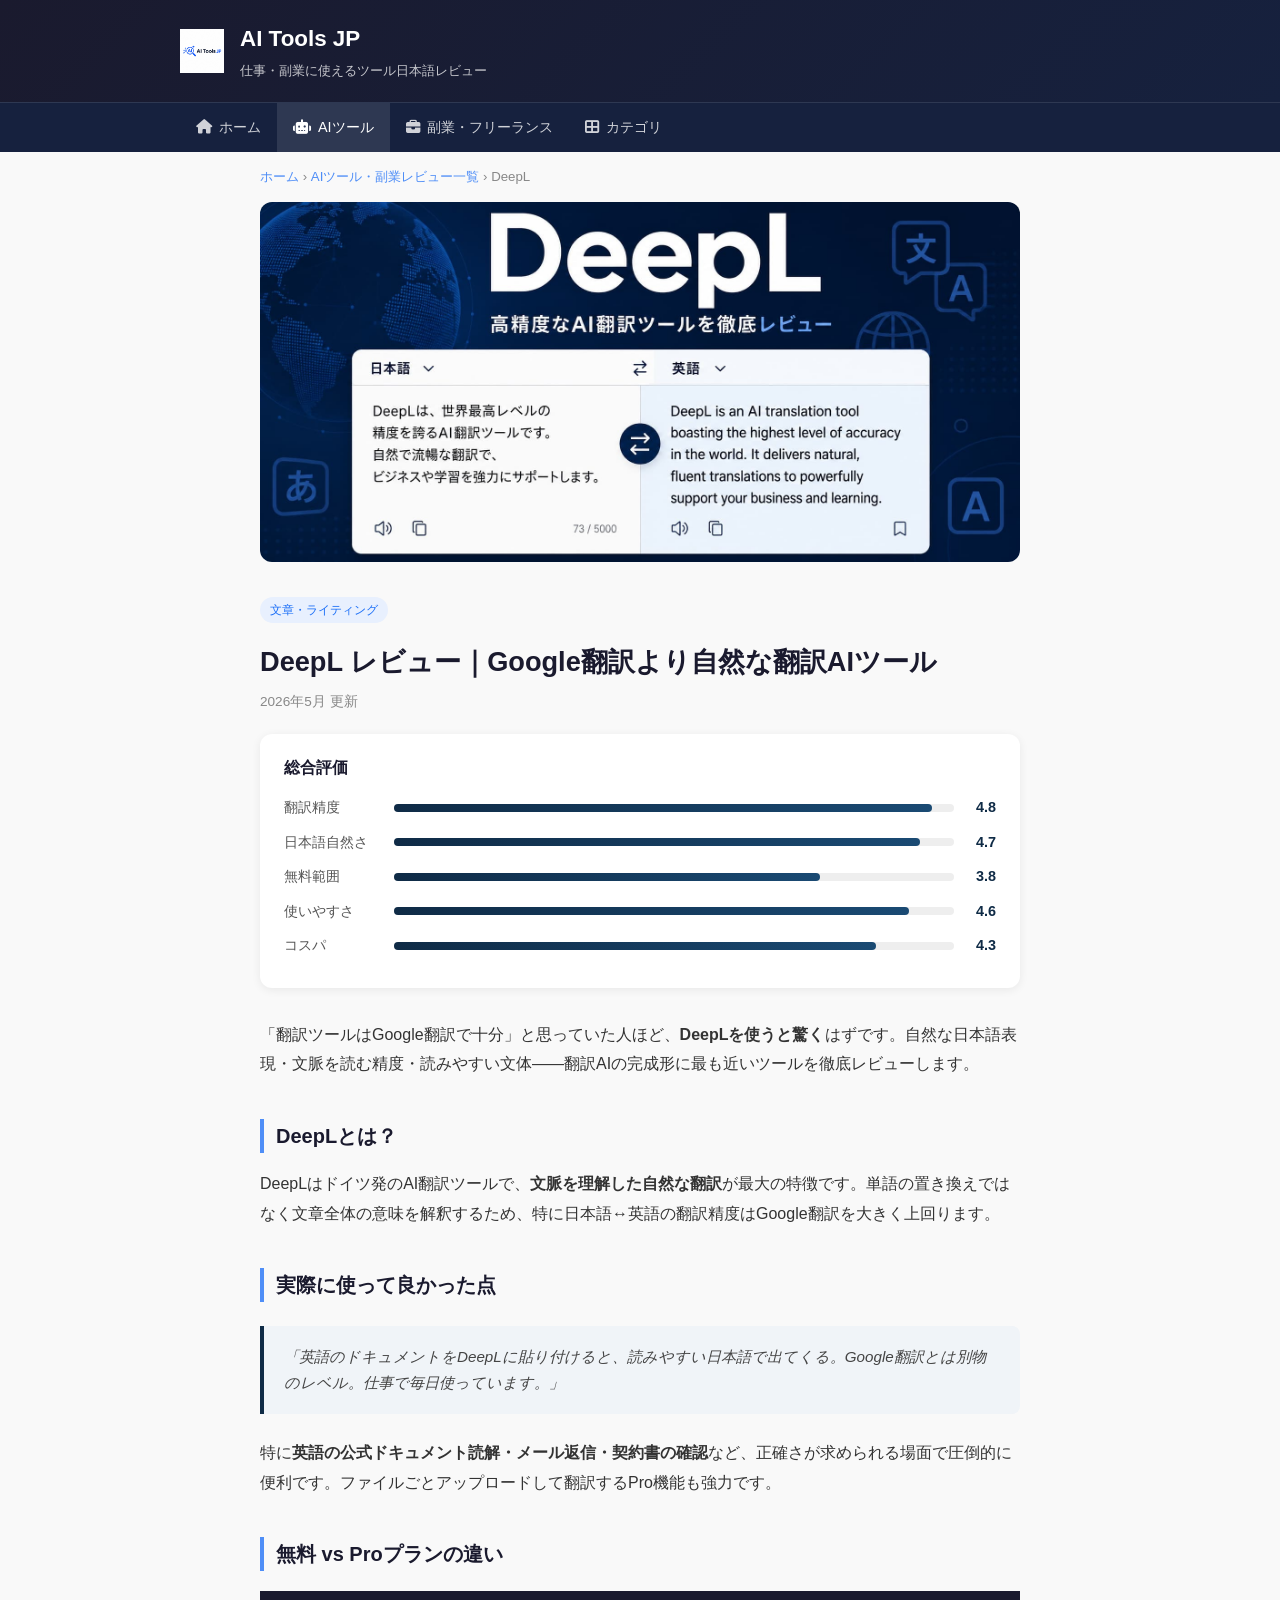
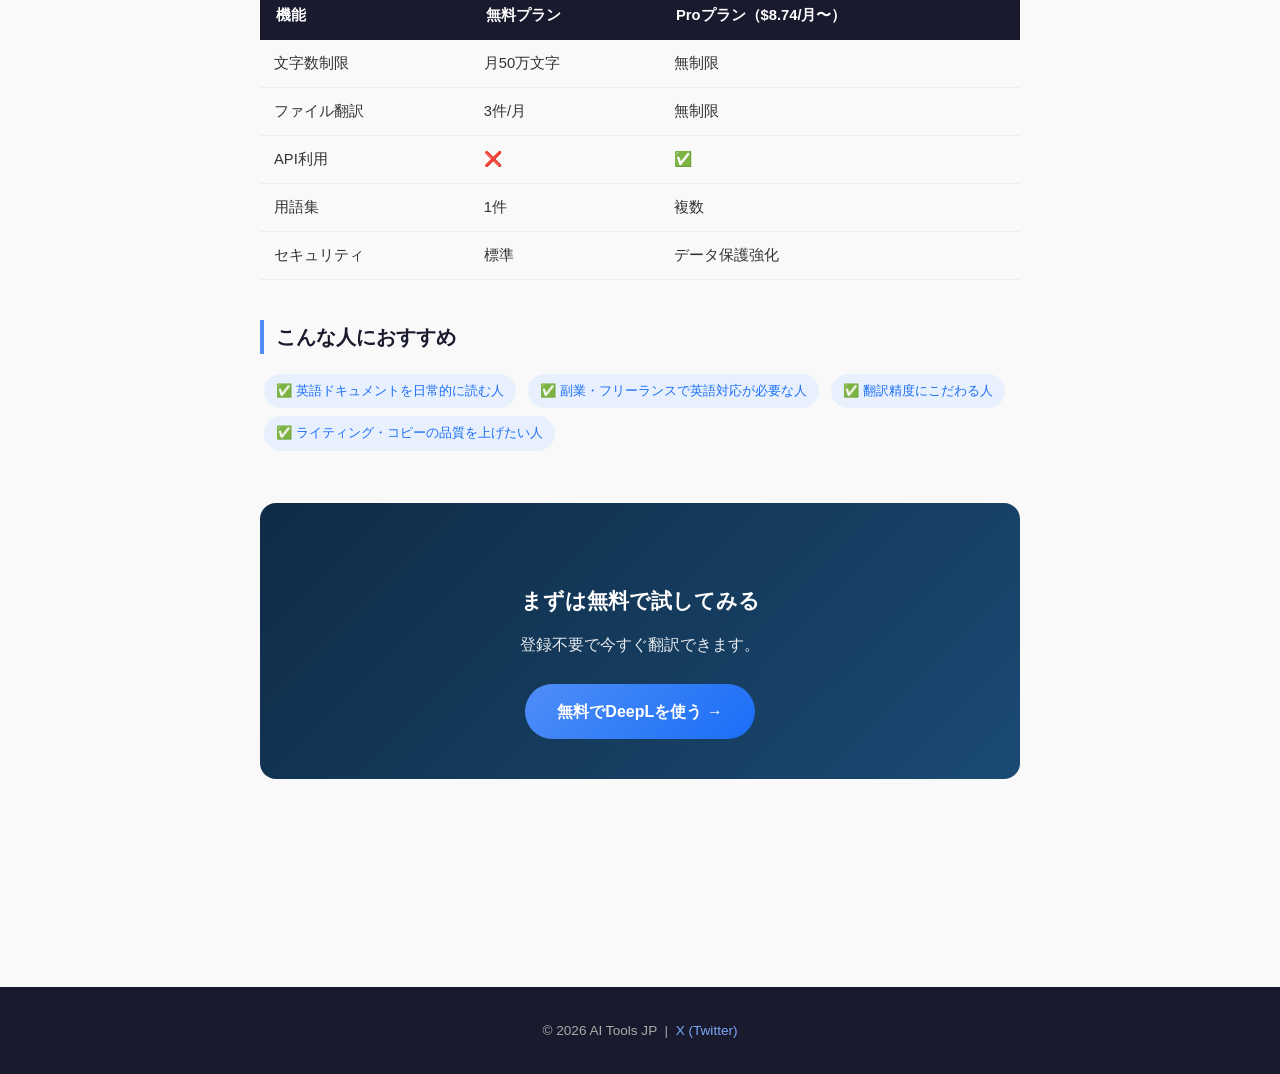
<file: reviews/deepl.html>
<!DOCTYPE html>
<html lang="ja">
<head>
  <meta charset="UTF-8">
  <meta name="viewport" content="width=device-width, initial-scale=1.0">
  <meta name="description" content="DeepLを実際に使ったリアルレビュー。Google翻訳との比較、無料・Proプランの違い、日本語翻訳の精度を徹底解説。">
  <meta property="og:type" content="article">
  <meta property="og:title" content="DeepL レビュー｜Google翻訳より自然な翻訳AIツール | AI Tools JP">
  <meta property="og:description" content="DeepLを実際に使ったリアルレビュー。Google翻訳との比較、無料・Proプランの違い、日本語翻訳の精度を徹底解説。">
  <meta property="og:url" content="https://keji-dev-jp.github.io/ai-tools-jp/reviews/deepl.html">
  <meta property="og:image" content="https://keji-dev-jp.github.io/ai-tools-jp/assets/images/reviews/deepl.jpg">
  <meta property="og:site_name" content="AI Tools JP">
  <meta name="twitter:card" content="summary_large_image">
  <meta name="article:modified_time" content="2026-05-17">
  <link rel="canonical" href="https://keji-dev-jp.github.io/ai-tools-jp/reviews/deepl.html">
  <title>DeepL レビュー｜Google翻訳より自然な翻訳AIツール | AI Tools JP</title>
  <link rel="stylesheet" href="../assets/css/common.css">
  <script src="../assets/js/common.js"></script>
  <style>
    .rating-bar { background: linear-gradient(90deg,#0f2b46,#1a4a73); }
    .rating-score { color: #0f2b46; }
    .voice { border-left-color: #0f2b46; background: #f0f4f8; }
    .cta-box { background: linear-gradient(135deg,#0f2b46,#1a4a73); }
  </style>
</head>
<body>
  <header id="site-header"></header>
  <nav id="site-nav" class="global-nav"></nav>
  <article class="article">
    <nav class="breadcrumb"><a href="/ai-tools-jp/">ホーム</a> &rsaquo; <a href="/ai-tools-jp/reviews/">AIツール・副業レビュー一覧</a> &rsaquo; DeepL</nav>
    <img src="../assets/images/reviews/deepl.jpg" alt="DeepL" style="width:100%;max-height:360px;object-fit:cover;border-radius:12px;margin-bottom:24px;">
    <span class="tag">文章・ライティング</span>
    <h1 style="font-size:1.7rem;color:#1a1a2e;margin:12px 0 8px;line-height:1.4;">DeepL レビュー｜Google翻訳より自然な翻訳AIツール</h1>
    <p style="color:#888;font-size:0.85rem;">2026年5月 更新</p>
    <div class="rating-box">
      <div class="overall">総合評価</div>
      <div class="rating-row"><span class="label">翻訳精度</span><div class="rating-bar-bg"><div class="rating-bar" style="width:96%"></div></div><span class="rating-score">4.8</span></div>
      <div class="rating-row"><span class="label">日本語自然さ</span><div class="rating-bar-bg"><div class="rating-bar" style="width:94%"></div></div><span class="rating-score">4.7</span></div>
      <div class="rating-row"><span class="label">無料範囲</span><div class="rating-bar-bg"><div class="rating-bar" style="width:76%"></div></div><span class="rating-score">3.8</span></div>
      <div class="rating-row"><span class="label">使いやすさ</span><div class="rating-bar-bg"><div class="rating-bar" style="width:92%"></div></div><span class="rating-score">4.6</span></div>
      <div class="rating-row"><span class="label">コスパ</span><div class="rating-bar-bg"><div class="rating-bar" style="width:86%"></div></div><span class="rating-score">4.3</span></div>
    </div>
    <p>「翻訳ツールはGoogle翻訳で十分」と思っていた人ほど、<strong>DeepLを使うと驚く</strong>はずです。自然な日本語表現・文脈を読む精度・読みやすい文体——翻訳AIの完成形に最も近いツールを徹底レビューします。</p>
    <h2>DeepLとは？</h2>
    <p>DeepLはドイツ発のAI翻訳ツールで、<strong>文脈を理解した自然な翻訳</strong>が最大の特徴です。単語の置き換えではなく文章全体の意味を解釈するため、特に日本語↔英語の翻訳精度はGoogle翻訳を大きく上回ります。</p>
    <h2>実際に使って良かった点</h2>
    <div class="voice">「英語のドキュメントをDeepLに貼り付けると、読みやすい日本語で出てくる。Google翻訳とは別物のレベル。仕事で毎日使っています。」</div>
    <p>特に<strong>英語の公式ドキュメント読解・メール返信・契約書の確認</strong>など、正確さが求められる場面で圧倒的に便利です。ファイルごとアップロードして翻訳するPro機能も強力です。</p>
    <h2>無料 vs Proプランの違い</h2>
    <div class="table-wrap"><table>
      <tr><th>機能</th><th>無料プラン</th><th>Proプラン（$8.74/月〜）</th></tr>
      <tr><td>文字数制限</td><td>月50万文字</td><td>無制限</td></tr>
      <tr><td>ファイル翻訳</td><td>3件/月</td><td>無制限</td></tr>
      <tr><td>API利用</td><td>❌</td><td>✅</td></tr>
      <tr><td>用語集</td><td>1件</td><td>複数</td></tr>
      <tr><td>セキュリティ</td><td>標準</td><td>データ保護強化</td></tr>
    </table></div>
    <h2>こんな人におすすめ</h2>
    <p>
      <span class="badge">✅ 英語ドキュメントを日常的に読む人</span>
      <span class="badge">✅ 副業・フリーランスで英語対応が必要な人</span>
      <span class="badge">✅ 翻訳精度にこだわる人</span>
      <span class="badge">✅ ライティング・コピーの品質を上げたい人</span>
    </p>
    <div class="cta-box">
      <h2>まずは無料で試してみる</h2>
      <p>登録不要で今すぐ翻訳できます。</p>
      <a href="https://www.deepl.com/" class="btn-primary" target="_blank" rel="noopener">無料でDeepLを使う →</a>
    </div>
  </article>
  <footer id="site-footer"></footer>
</body>
</html>
</file>
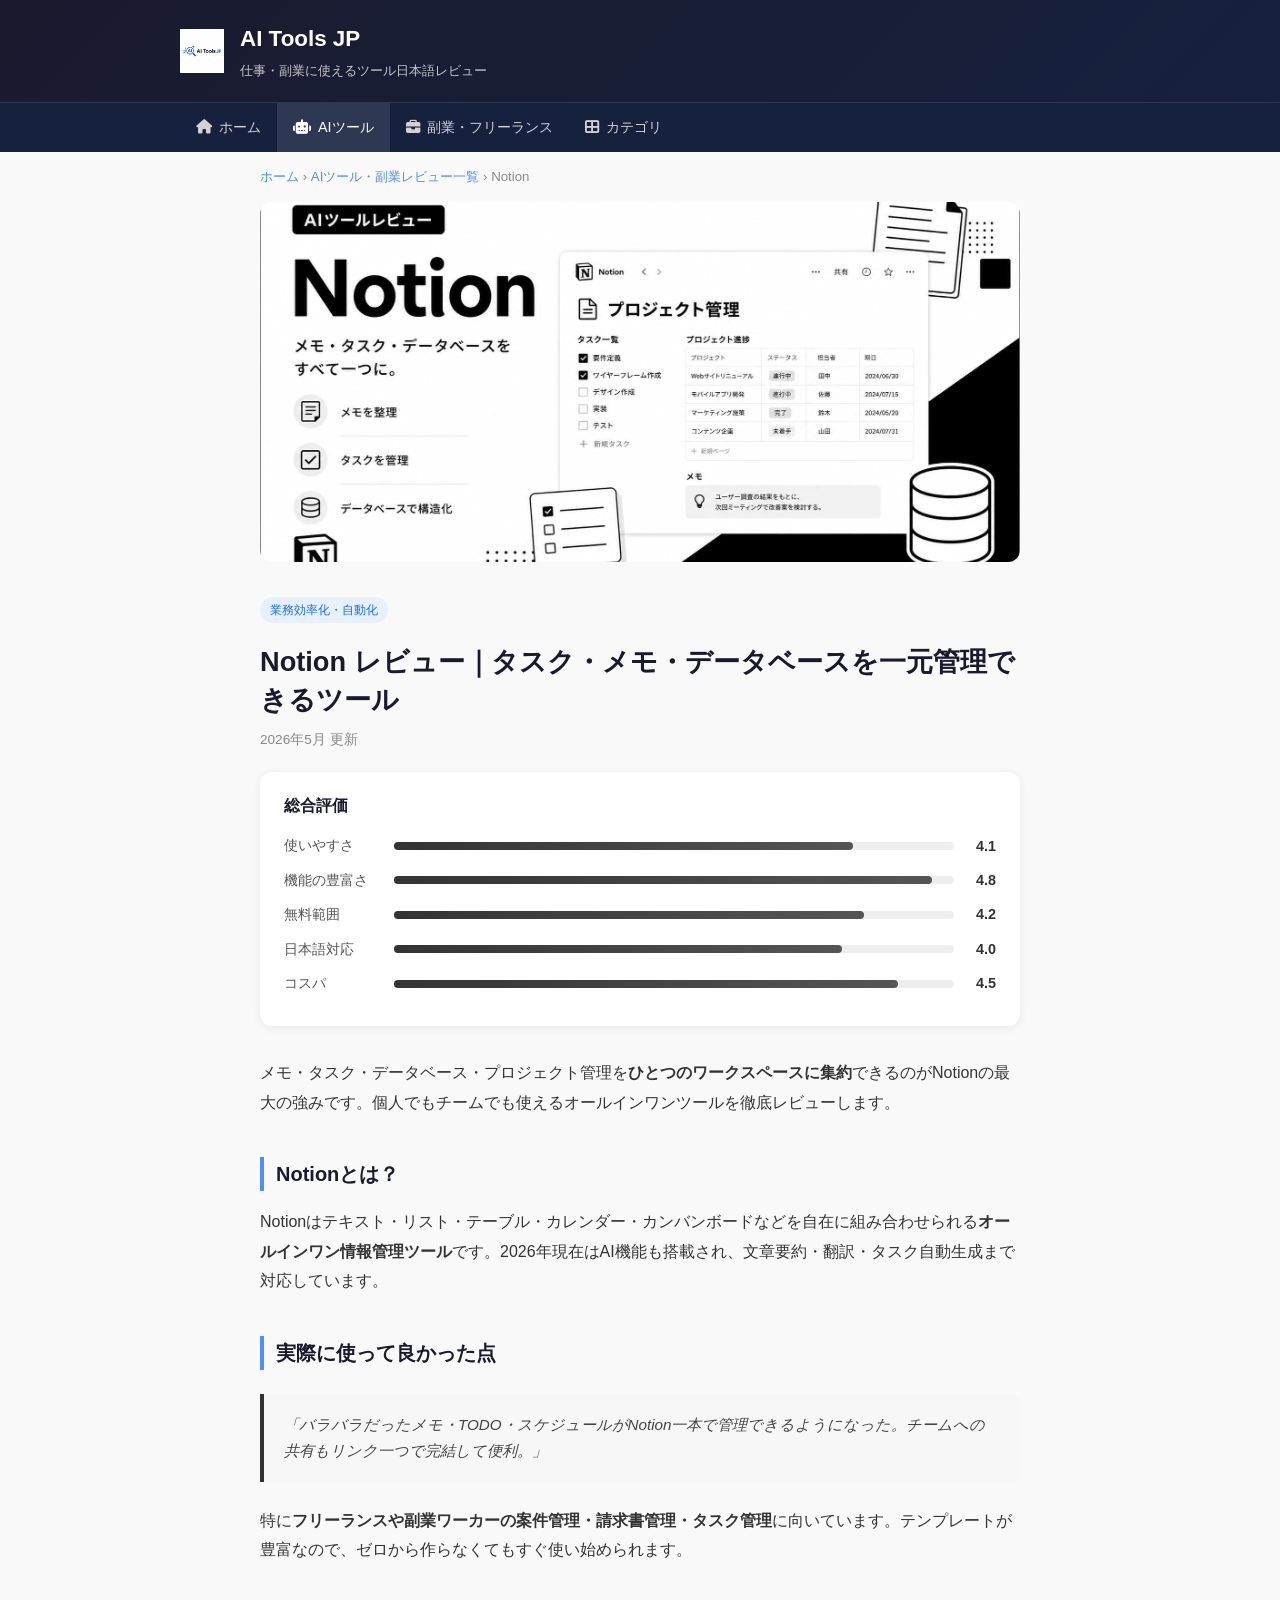
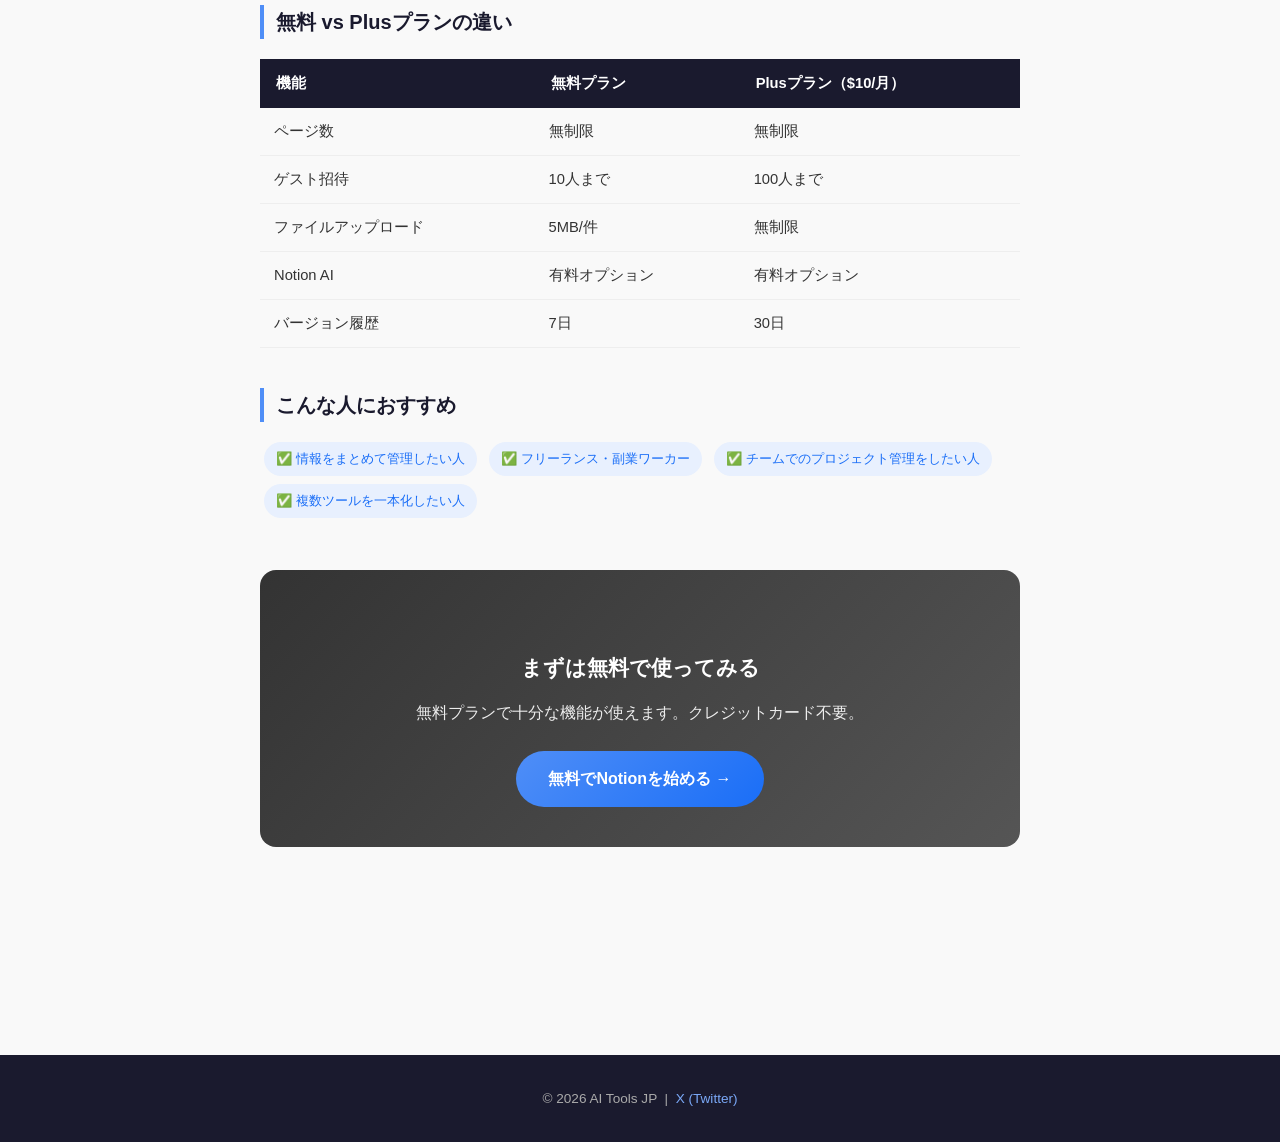
<file: reviews/notion.html>
<!DOCTYPE html>
<html lang="ja">
<head>
  <meta charset="UTF-8">
  <meta name="viewport" content="width=device-width, initial-scale=1.0">
  <meta name="description" content="Notionを実際に使ったリアルレビュー。無料・Plusプランの違い、タスク管理・ノートとしての活用法、日本語対応状況を徹底解説。">
  <meta property="og:type" content="article">
  <meta property="og:title" content="Notion レビュー｜タスク・メモ・データベースを一元管理できるツール | AI Tools JP">
  <meta property="og:description" content="Notionを実際に使ったリアルレビュー。無料・Plusプランの違い、タスク管理・ノートとしての活用法、日本語対応状況を徹底解説。">
  <meta property="og:url" content="https://keji-dev-jp.github.io/ai-tools-jp/reviews/notion.html">
  <meta property="og:image" content="https://keji-dev-jp.github.io/ai-tools-jp/assets/images/reviews/notion.jpg">
  <meta property="og:site_name" content="AI Tools JP">
  <meta name="twitter:card" content="summary_large_image">
  <meta name="article:modified_time" content="2026-05-17">
  <link rel="canonical" href="https://keji-dev-jp.github.io/ai-tools-jp/reviews/notion.html">
  <title>Notion レビュー｜タスク・メモ・データベースを一元管理できるツール | AI Tools JP</title>
  <link rel="stylesheet" href="../assets/css/common.css">
  <script src="../assets/js/common.js"></script>
  <style>
    .rating-bar { background: linear-gradient(90deg,#333,#555); }
    .rating-score { color: #333; }
    .voice { border-left-color: #333; background: #f7f7f7; }
    .cta-box { background: linear-gradient(135deg,#333,#555); }
  </style>
</head>
<body>
  <header id="site-header"></header>
  <nav id="site-nav" class="global-nav"></nav>
  <article class="article">
    <nav class="breadcrumb"><a href="/ai-tools-jp/">ホーム</a> &rsaquo; <a href="/ai-tools-jp/reviews/">AIツール・副業レビュー一覧</a> &rsaquo; Notion</nav>
    <img src="../assets/images/reviews/notion.jpg" alt="Notion" style="width:100%;max-height:360px;object-fit:cover;border-radius:12px;margin-bottom:24px;">
    <span class="tag">業務効率化・自動化</span>
    <h1 style="font-size:1.7rem;color:#1a1a2e;margin:12px 0 8px;line-height:1.4;">Notion レビュー｜タスク・メモ・データベースを一元管理できるツール</h1>
    <p style="color:#888;font-size:0.85rem;">2026年5月 更新</p>
    <div class="rating-box">
      <div class="overall">総合評価</div>
      <div class="rating-row"><span class="label">使いやすさ</span><div class="rating-bar-bg"><div class="rating-bar" style="width:82%"></div></div><span class="rating-score">4.1</span></div>
      <div class="rating-row"><span class="label">機能の豊富さ</span><div class="rating-bar-bg"><div class="rating-bar" style="width:96%"></div></div><span class="rating-score">4.8</span></div>
      <div class="rating-row"><span class="label">無料範囲</span><div class="rating-bar-bg"><div class="rating-bar" style="width:84%"></div></div><span class="rating-score">4.2</span></div>
      <div class="rating-row"><span class="label">日本語対応</span><div class="rating-bar-bg"><div class="rating-bar" style="width:80%"></div></div><span class="rating-score">4.0</span></div>
      <div class="rating-row"><span class="label">コスパ</span><div class="rating-bar-bg"><div class="rating-bar" style="width:90%"></div></div><span class="rating-score">4.5</span></div>
    </div>
    <p>メモ・タスク・データベース・プロジェクト管理を<strong>ひとつのワークスペースに集約</strong>できるのがNotionの最大の強みです。個人でもチームでも使えるオールインワンツールを徹底レビューします。</p>
    <h2>Notionとは？</h2>
    <p>Notionはテキスト・リスト・テーブル・カレンダー・カンバンボードなどを自在に組み合わせられる<strong>オールインワン情報管理ツール</strong>です。2026年現在はAI機能も搭載され、文章要約・翻訳・タスク自動生成まで対応しています。</p>
    <h2>実際に使って良かった点</h2>
    <div class="voice">「バラバラだったメモ・TODO・スケジュールがNotion一本で管理できるようになった。チームへの共有もリンク一つで完結して便利。」</div>
    <p>特に<strong>フリーランスや副業ワーカーの案件管理・請求書管理・タスク管理</strong>に向いています。テンプレートが豊富なので、ゼロから作らなくてもすぐ使い始められます。</p>
    <h2>無料 vs Plusプランの違い</h2>
    <div class="table-wrap"><table>
      <tr><th>機能</th><th>無料プラン</th><th>Plusプラン（$10/月）</th></tr>
      <tr><td>ページ数</td><td>無制限</td><td>無制限</td></tr>
      <tr><td>ゲスト招待</td><td>10人まで</td><td>100人まで</td></tr>
      <tr><td>ファイルアップロード</td><td>5MB/件</td><td>無制限</td></tr>
      <tr><td>Notion AI</td><td>有料オプション</td><td>有料オプション</td></tr>
      <tr><td>バージョン履歴</td><td>7日</td><td>30日</td></tr>
    </table></div>
    <h2>こんな人におすすめ</h2>
    <p>
      <span class="badge">✅ 情報をまとめて管理したい人</span>
      <span class="badge">✅ フリーランス・副業ワーカー</span>
      <span class="badge">✅ チームでのプロジェクト管理をしたい人</span>
      <span class="badge">✅ 複数ツールを一本化したい人</span>
    </p>
    <div class="cta-box">
      <h2>まずは無料で使ってみる</h2>
      <p>無料プランで十分な機能が使えます。クレジットカード不要。</p>
      <a href="https://www.notion.so/" class="btn-primary" target="_blank" rel="noopener">無料でNotionを始める →</a>
    </div>
  </article>
  <footer id="site-footer"></footer>
</body>
</html>
</file>
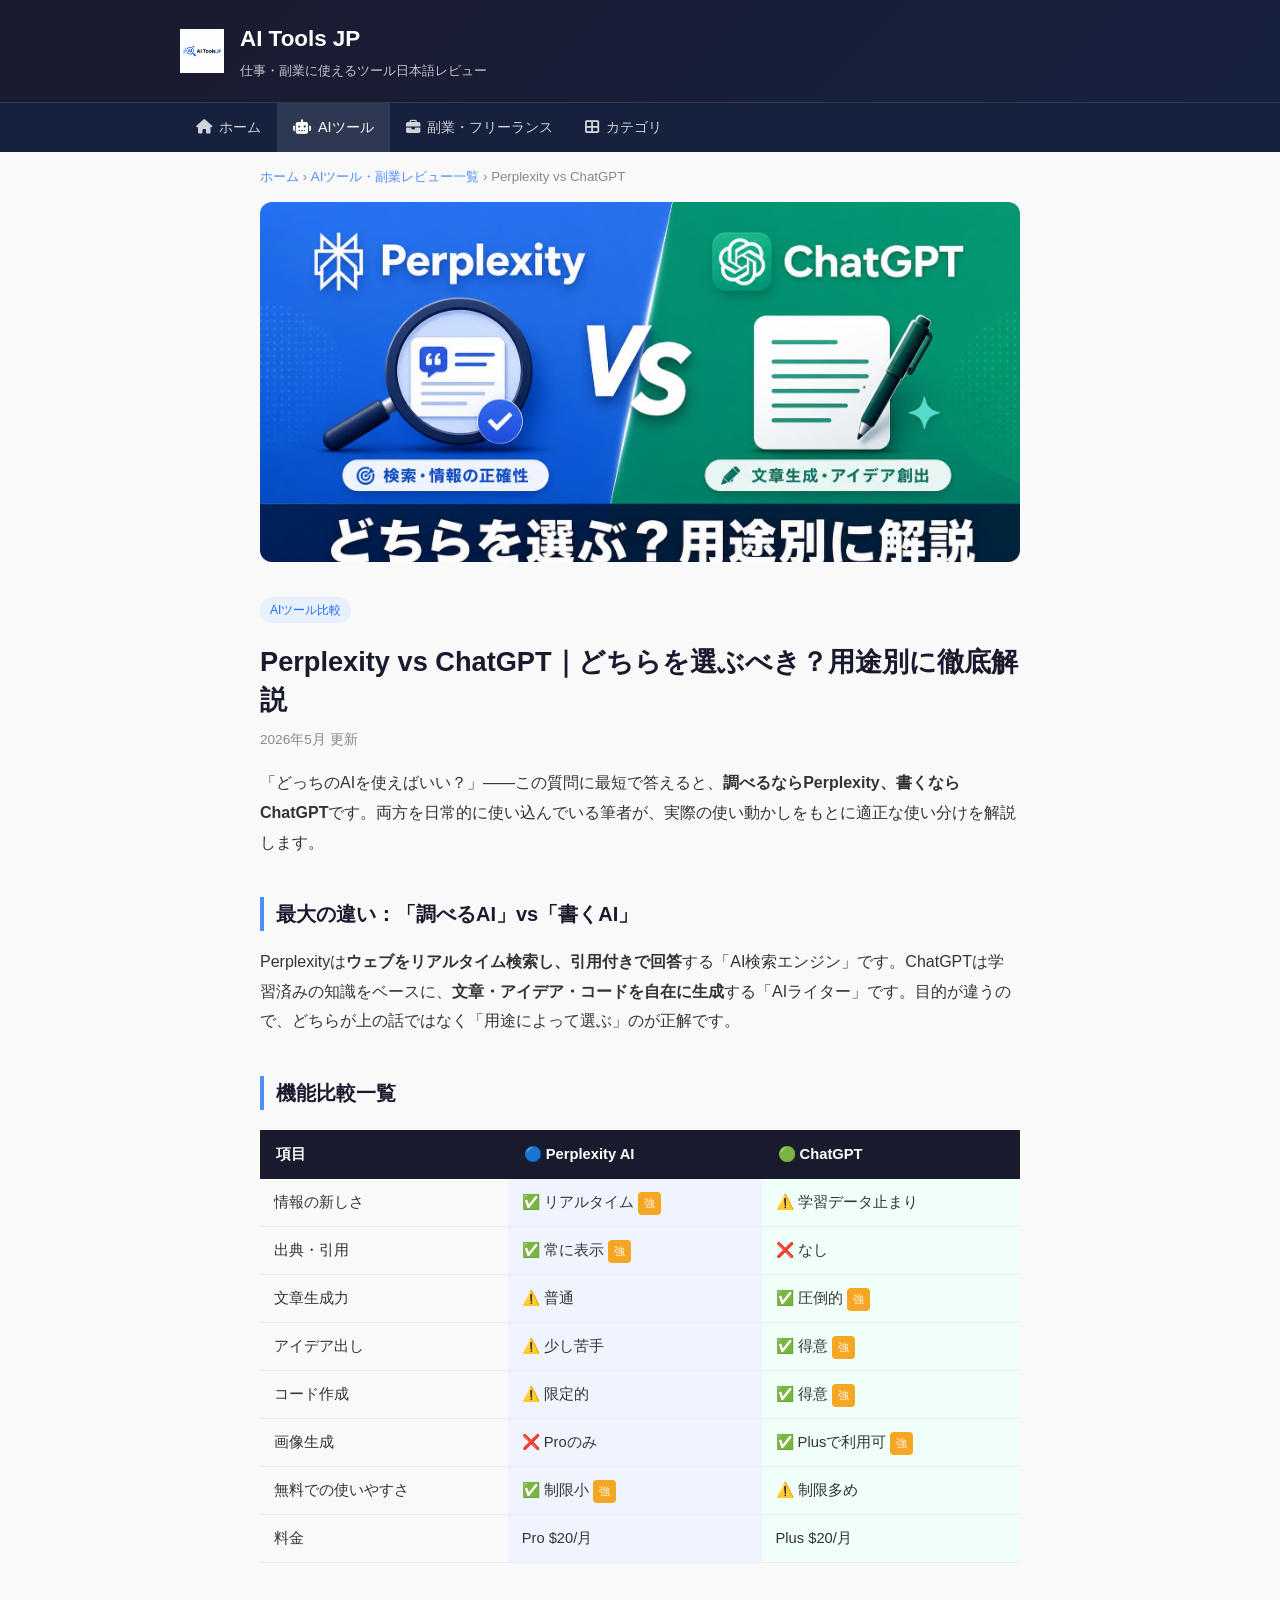
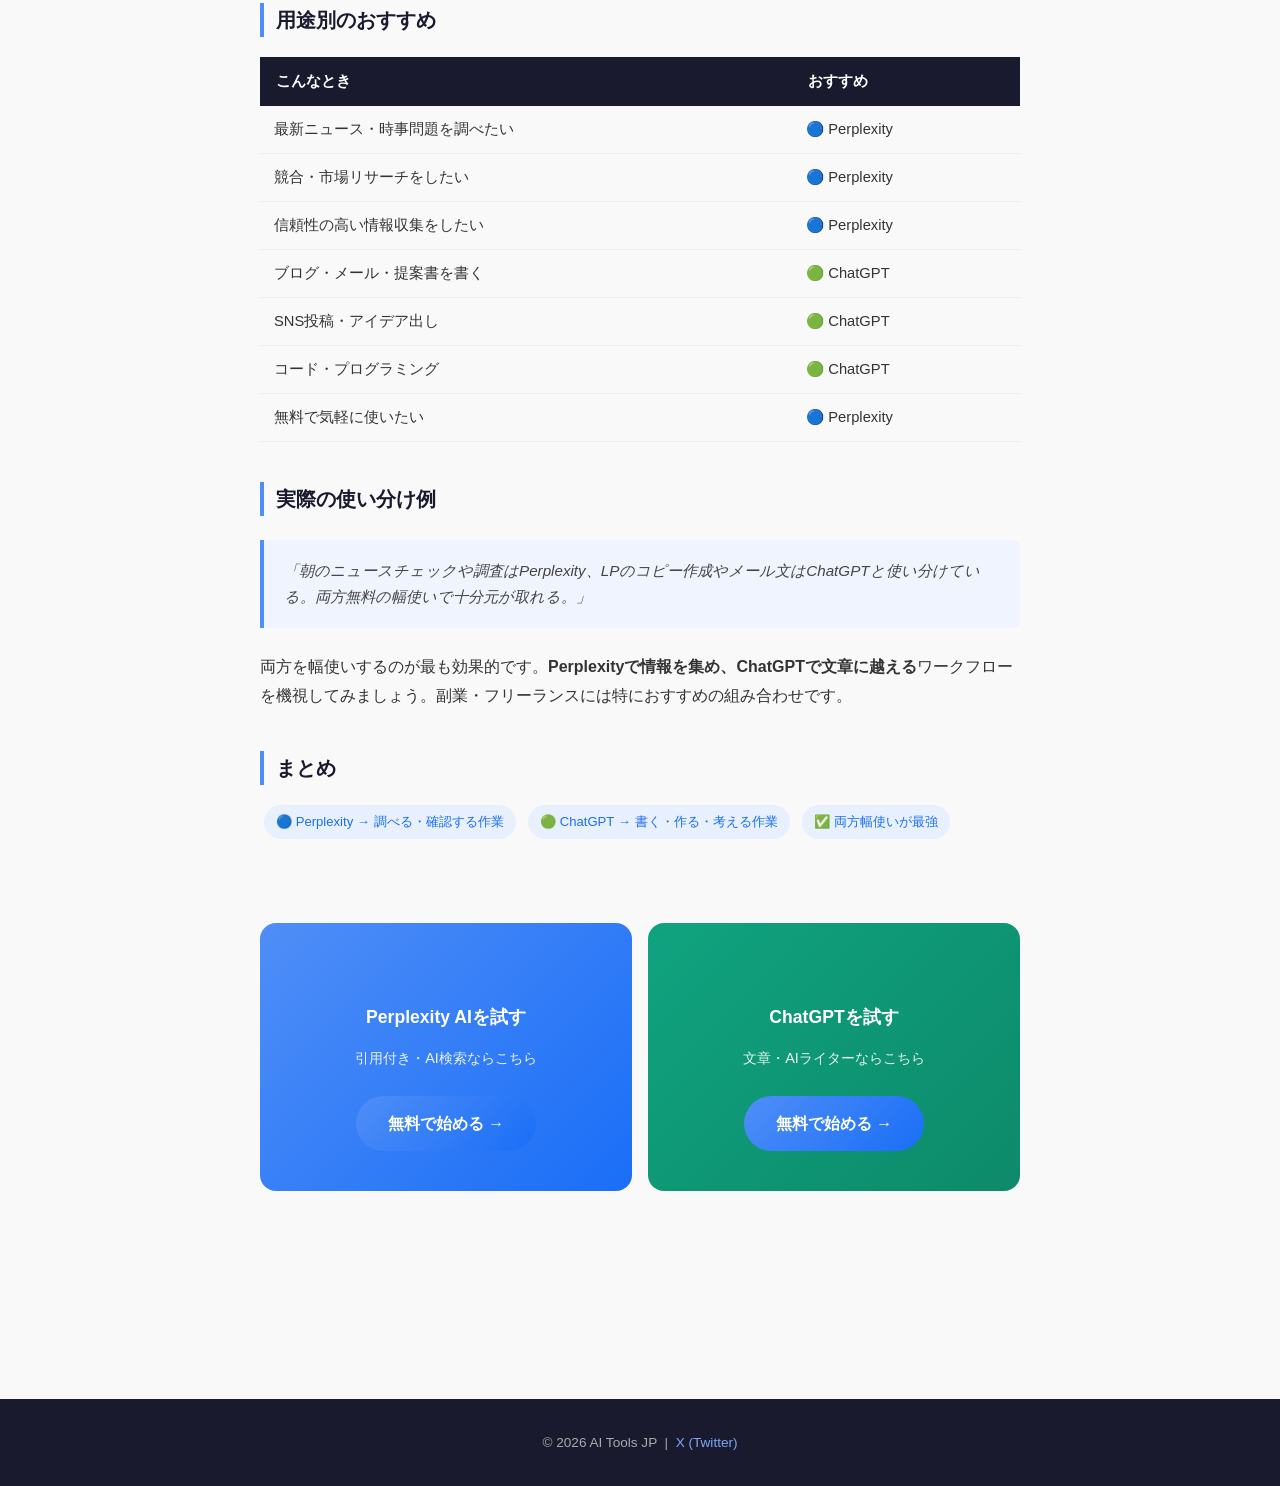
<file: reviews/perplexity-vs-chatgpt.html>
<!DOCTYPE html>
<html lang="ja">
<head>
  <meta charset="UTF-8">
  <meta name="viewport" content="width=device-width, initial-scale=1.0">
  <meta name="description" content="Perplexity AIとChatGPTを徹底比較。調べるならPerplexity、書くならChatGPT——用途別の使い分けを実使用者が徹底解説。">
  <meta property="og:type" content="article">
  <meta property="og:title" content="Perplexity vs ChatGPT｜どちらを選ぶべき？用途別に解説 | AI Tools JP">
  <meta property="og:description" content="Perplexity AIとChatGPTを徹底比較。調べるならPerplexity、書くならChatGPT——用途別の使い分けを実使用者が徹底解説。">
  <meta property="og:url" content="https://keji-dev-jp.github.io/ai-tools-jp/reviews/perplexity-vs-chatgpt.html">
  <meta property="og:image" content="https://keji-dev-jp.github.io/ai-tools-jp/assets/images/reviews/perplexity-vs-chatgpt.jpg">
  <meta property="og:site_name" content="AI Tools JP">
  <meta name="twitter:card" content="summary_large_image">
  <meta name="article:modified_time" content="2026-05-18">
  <link rel="canonical" href="https://keji-dev-jp.github.io/ai-tools-jp/reviews/perplexity-vs-chatgpt.html">
  <title>Perplexity vs ChatGPT｜どちらを選ぶべき？用途別に解説 | AI Tools JP</title>
  <link rel="stylesheet" href="../assets/css/common.css">
  <script src="../assets/js/common.js"></script>
  <style>
    .rating-bar { background: linear-gradient(90deg,#4f8ef7,#10a37f); }
    .rating-score { color: #4f8ef7; }
    .voice { border-left-color: #4f8ef7; background: #f0f4ff; }
    .cta-box { background: linear-gradient(135deg,#4f8ef7,#10a37f); }
    .vs-table th { background: #1a1a2e; color: #fff; }
    .vs-table td:nth-child(2) { background: #f0f4ff; }
    .vs-table td:nth-child(3) { background: #f0fff8; }
    .winner-badge { display:inline-block; background:#f5a623; color:#fff; font-size:0.7rem; padding:2px 6px; border-radius:4px; margin-left:4px; vertical-align:middle; }
    .cta-grid { display:grid; grid-template-columns:1fr 1fr; gap:16px; margin-top:32px; }
    @media(max-width:600px){ .cta-grid { grid-template-columns:1fr; } }
  </style>
</head>
<body>
  <header id="site-header"></header>
  <nav id="site-nav" class="global-nav"></nav>
  <article class="article">
    <nav class="breadcrumb"><a href="/ai-tools-jp/">ホーム</a> &rsaquo; <a href="/ai-tools-jp/reviews/">AIツール・副業レビュー一覧</a> &rsaquo; Perplexity vs ChatGPT</nav>
    <img src="../assets/images/reviews/perplexity-vs-chatgpt.jpg" alt="Perplexity vs ChatGPT" style="width:100%;max-height:360px;object-fit:cover;border-radius:12px;margin-bottom:24px;">
    <span class="tag">AIツール比較</span>
    <h1 style="font-size:1.7rem;color:#1a1a2e;margin:12px 0 8px;line-height:1.4;">Perplexity vs ChatGPT｜どちらを選ぶべき？用途別に徹底解説</h1>
    <p style="color:#888;font-size:0.85rem;">2026年5月 更新</p>

    <p>「どっちのAIを使えばいい？」——この質問に最短で答えると、<strong>調べるならPerplexity、書くならChatGPT</strong>です。両方を日常的に使い込んでいる筆者が、実際の使い動かしをもとに適正な使い分けを解説します。</p>

    <h2>最大の違い：「調べるAI」vs「書くAI」</h2>
    <p>Perplexityは<strong>ウェブをリアルタイム検索し、引用付きで回答</strong>する「AI検索エンジン」です。ChatGPTは学習済みの知識をベースに、<strong>文章・アイデア・コードを自在に生成</strong>する「AIライター」です。目的が違うので、どちらが上の話ではなく「用途によって選ぶ」のが正解です。</p>

    <h2>機能比較一覧</h2>
    <div class="table-wrap"><table class="vs-table">
      <tr><th>項目</th><th>🔵 Perplexity AI</th><th>🟢 ChatGPT</th></tr>
      <tr><td>情報の新しさ</td><td>✅ リアルタイム<span class="winner-badge">強</span></td><td>⚠️ 学習データ止まり</td></tr>
      <tr><td>出典・引用</td><td>✅ 常に表示<span class="winner-badge">強</span></td><td>❌ なし</td></tr>
      <tr><td>文章生成力</td><td>⚠️ 普通</td><td>✅ 圧倒的<span class="winner-badge">強</span></td></tr>
      <tr><td>アイデア出し</td><td>⚠️ 少し苦手</td><td>✅ 得意<span class="winner-badge">強</span></td></tr>
      <tr><td>コード作成</td><td>⚠️ 限定的</td><td>✅ 得意<span class="winner-badge">強</span></td></tr>
      <tr><td>画像生成</td><td>❌ Proのみ</td><td>✅ Plusで利用可<span class="winner-badge">強</span></td></tr>
      <tr><td>無料での使いやすさ</td><td>✅ 制限小<span class="winner-badge">強</span></td><td>⚠️ 制限多め</td></tr>
      <tr><td>料金</td><td>Pro $20/月</td><td>Plus $20/月</td></tr>
    </table></div>

    <h2>用途別のおすすめ</h2>
    <div class="table-wrap"><table>
      <tr><th>こんなとき</th><th>おすすめ</th></tr>
      <tr><td>最新ニュース・時事問題を調べたい</td><td>🔵 Perplexity</td></tr>
      <tr><td>競合・市場リサーチをしたい</td><td>🔵 Perplexity</td></tr>
      <tr><td>信頼性の高い情報収集をしたい</td><td>🔵 Perplexity</td></tr>
      <tr><td>ブログ・メール・提案書を書く</td><td>🟢 ChatGPT</td></tr>
      <tr><td>SNS投稿・アイデア出し</td><td>🟢 ChatGPT</td></tr>
      <tr><td>コード・プログラミング</td><td>🟢 ChatGPT</td></tr>
      <tr><td>無料で気軽に使いたい</td><td>🔵 Perplexity</td></tr>
    </table></div>

    <h2>実際の使い分け例</h2>
    <div class="voice">「朝のニュースチェックや調査はPerplexity、LPのコピー作成やメール文はChatGPTと使い分けている。両方無料の幅使いで十分元が取れる。」</div>
    <p>両方を幅使いするのが最も効果的です。<strong>Perplexityで情報を集め、ChatGPTで文章に越える</strong>ワークフローを機視してみましょう。副業・フリーランスには特におすすめの組み合わせです。</p>

    <h2>まとめ</h2>
    <p>
      <span class="badge">🔵 Perplexity → 調べる・確認する作業</span>
      <span class="badge">🟢 ChatGPT → 書く・作る・考える作業</span>
      <span class="badge">✅ 両方幅使いが最強</span>
    </p>

    <div class="cta-grid">
      <div class="cta-box" style="background:linear-gradient(135deg,#4f8ef7,#1a6ef7);">
        <h2 style="font-size:1.1rem;">Perplexity AIを試す</h2>
        <p style="font-size:0.9rem;">引用付き・AI検索ならこちら</p>
        <a href="https://perplexity.ai" class="btn-primary" target="_blank" rel="noopener">無料で始める →</a>
      </div>
      <div class="cta-box" style="background:linear-gradient(135deg,#10a37f,#0d8a6a);">
        <h2 style="font-size:1.1rem;">ChatGPTを試す</h2>
        <p style="font-size:0.9rem;">文章・AIライターならこちら</p>
        <a href="https://chat.openai.com" class="btn-primary" target="_blank" rel="noopener">無料で始める →</a>
      </div>
    </div>
  </article>
  <footer id="site-footer"></footer>
</body>
</html>
</file>
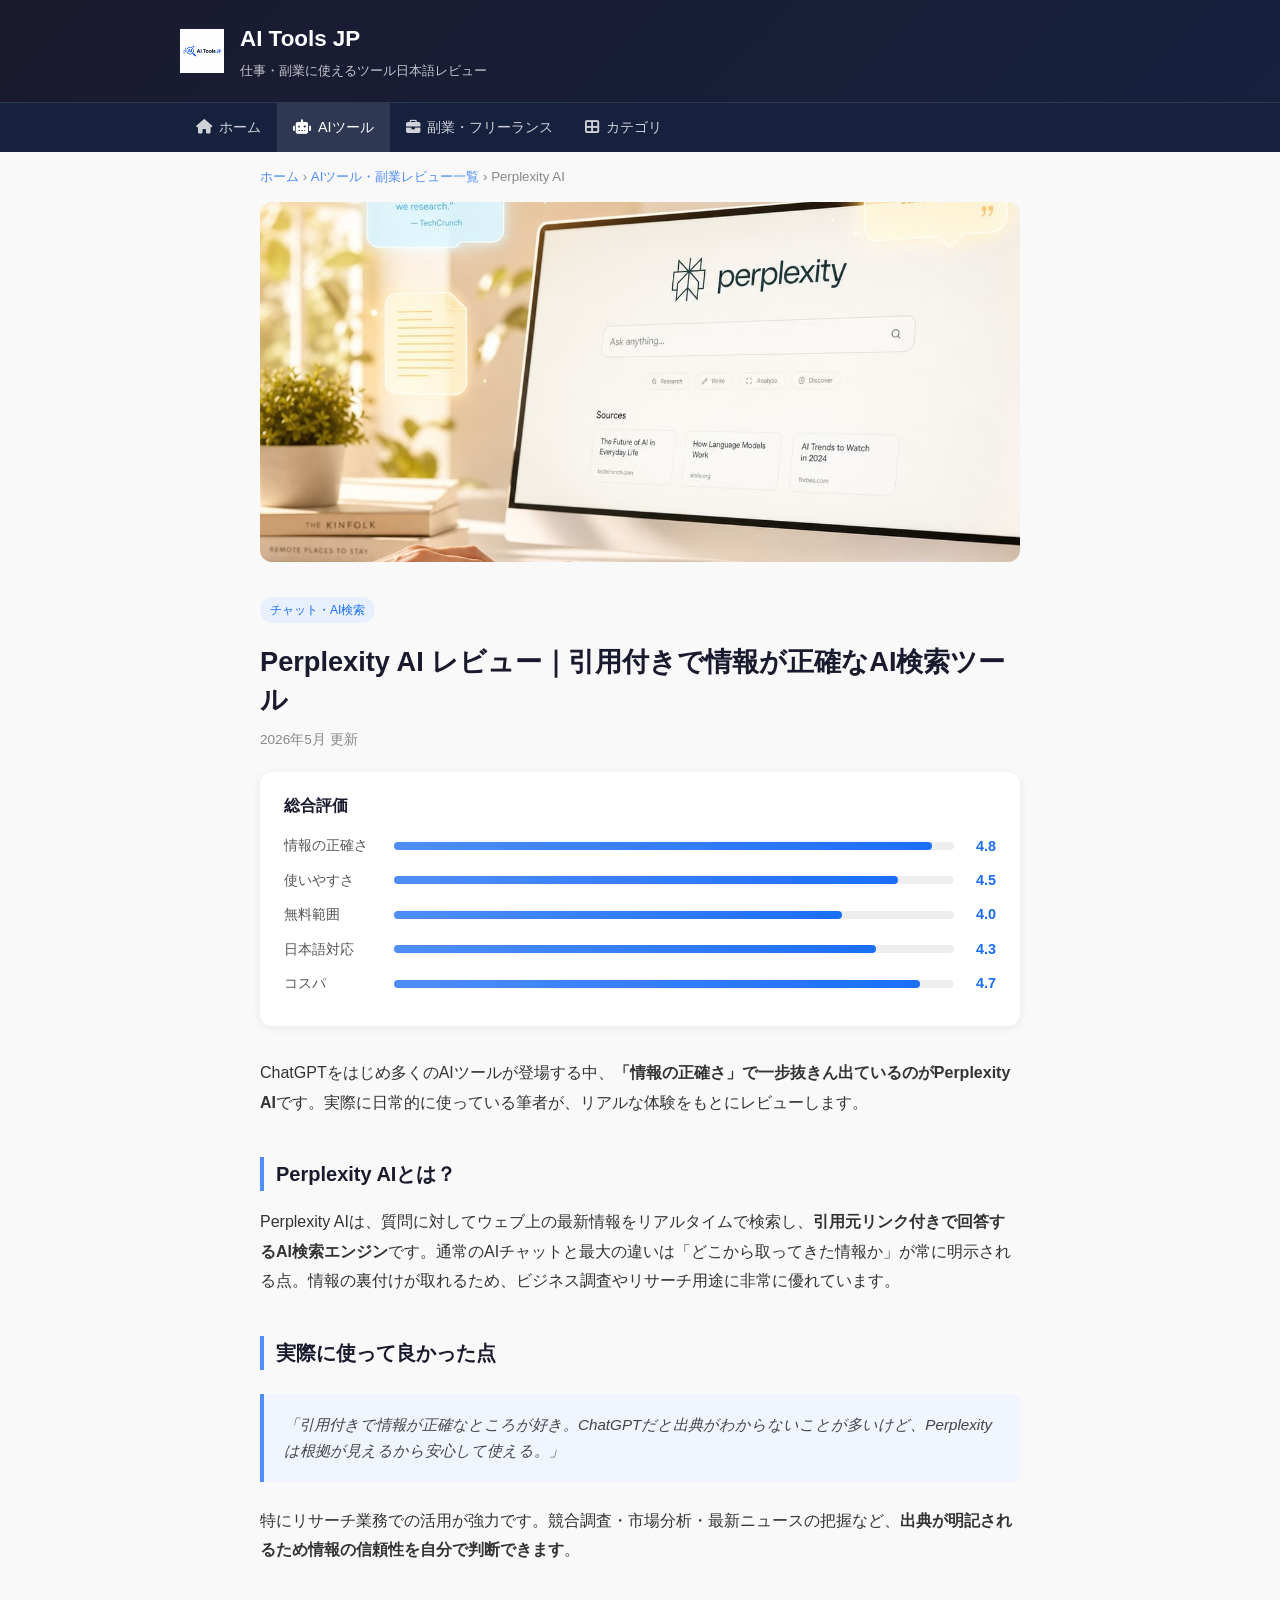
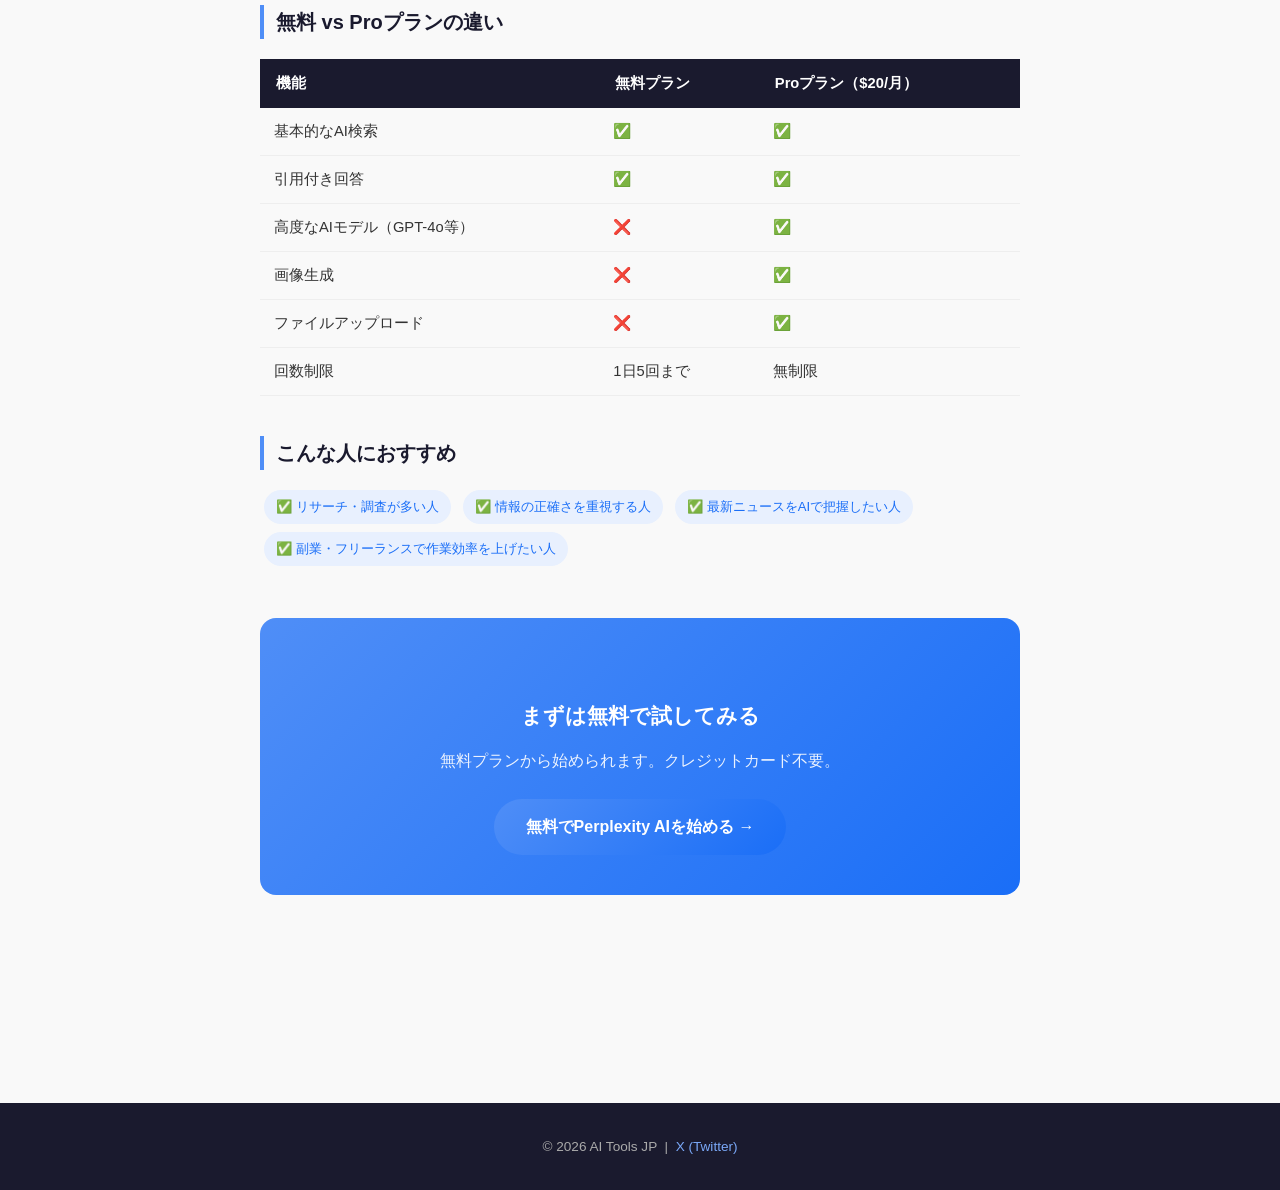
<file: reviews/perplexity.html>
<!DOCTYPE html>
<html lang="ja">
<head>
  <meta charset="UTF-8">
  <meta name="viewport" content="width=device-width, initial-scale=1.0">
  <meta name="description" content="Perplexity AIを実際に使ったリアルレビュー。無料・Proプランの違い、ChatGPTとの比較、引用付き回答の正確さを徹底解説。">
  <meta property="og:type" content="article">
  <meta property="og:title" content="Perplexity AI レビュー｜引用付きで情報が正確なAI検索ツール | AI Tools JP">
  <meta property="og:description" content="Perplexity AIを実際に使ったリアルレビュー。無料・Proプランの違い、ChatGPTとの比較、引用付き回答の正確さを徹底解説。">
  <meta property="og:url" content="https://keji-dev-jp.github.io/ai-tools-jp/reviews/perplexity.html">
  <meta property="og:image" content="https://keji-dev-jp.github.io/ai-tools-jp/assets/images/reviews/perplexity.jpg">
  <meta property="og:site_name" content="AI Tools JP">
  <meta name="twitter:card" content="summary_large_image">
  <meta name="article:modified_time" content="2026-05-18">
  <link rel="canonical" href="https://keji-dev-jp.github.io/ai-tools-jp/reviews/perplexity.html">
  <title>Perplexity AI レビュー｜引用付きで情報が正確なAI検索ツール | AI Tools JP</title>
  <link rel="stylesheet" href="../assets/css/common.css">
  <script src="../assets/js/common.js"></script>
  <style>
    .rating-bar { background: linear-gradient(90deg,#4f8ef7,#1a6ef7); }
    .rating-score { color: #1a6ef7; }
    .cta-box { background: linear-gradient(135deg,#4f8ef7,#1a6ef7); }
  </style>
</head>
<body>
  <header id="site-header"></header>
  <nav id="site-nav" class="global-nav"></nav>
  <article class="article">
    <nav class="breadcrumb"><a href="/ai-tools-jp/">ホーム</a> &rsaquo; <a href="/ai-tools-jp/reviews/">AIツール・副業レビュー一覧</a> &rsaquo; Perplexity AI</nav>
    <img src="../assets/images/reviews/perplexity.jpg" alt="Perplexity AI" style="width:100%;max-height:360px;object-fit:cover;border-radius:12px;margin-bottom:24px;">
    <span class="tag">チャット・AI検索</span>
    <h1 style="font-size:1.7rem;color:#1a1a2e;margin:12px 0 8px;line-height:1.4;">Perplexity AI レビュー｜引用付きで情報が正確なAI検索ツール</h1>
    <p style="color:#888;font-size:0.85rem;">2026年5月 更新</p>
    <div class="rating-box">
      <div class="overall">総合評価</div>
      <div class="rating-row"><span class="label">情報の正確さ</span><div class="rating-bar-bg"><div class="rating-bar" style="width:96%"></div></div><span class="rating-score">4.8</span></div>
      <div class="rating-row"><span class="label">使いやすさ</span><div class="rating-bar-bg"><div class="rating-bar" style="width:90%"></div></div><span class="rating-score">4.5</span></div>
      <div class="rating-row"><span class="label">無料範囲</span><div class="rating-bar-bg"><div class="rating-bar" style="width:80%"></div></div><span class="rating-score">4.0</span></div>
      <div class="rating-row"><span class="label">日本語対応</span><div class="rating-bar-bg"><div class="rating-bar" style="width:86%"></div></div><span class="rating-score">4.3</span></div>
      <div class="rating-row"><span class="label">コスパ</span><div class="rating-bar-bg"><div class="rating-bar" style="width:94%"></div></div><span class="rating-score">4.7</span></div>
    </div>
    <p>ChatGPTをはじめ多くのAIツールが登場する中、<strong>「情報の正確さ」で一步抜きん出ているのがPerplexity AI</strong>です。実際に日常的に使っている筆者が、リアルな体験をもとにレビューします。</p>
    <h2>Perplexity AIとは？</h2>
    <p>Perplexity AIは、質問に対してウェブ上の最新情報をリアルタイムで検索し、<strong>引用元リンク付きで回答するAI検索エンジン</strong>です。通常のAIチャットと最大の違いは「どこから取ってきた情報か」が常に明示される点。情報の裏付けが取れるため、ビジネス調査やリサーチ用途に非常に優れています。</p>
    <h2>実際に使って良かった点</h2>
    <div class="voice">「引用付きで情報が正確なところが好き。ChatGPTだと出典がわからないことが多いけど、Perplexityは根拠が見えるから安心して使える。」</div>
    <p>特にリサーチ業務での活用が強力です。競合調査・市場分析・最新ニュースの把握など、<strong>出典が明記されるため情報の信頼性を自分で判断できます</strong>。</p>
    <h2>無料 vs Proプランの違い</h2>
    <div class="table-wrap"><table>
      <tr><th>機能</th><th>無料プラン</th><th>Proプラン（$20/月）</th></tr>
      <tr><td>基本的なAI検索</td><td>✅</td><td>✅</td></tr>
      <tr><td>引用付き回答</td><td>✅</td><td>✅</td></tr>
      <tr><td>高度なAIモデル（GPT-4o等）</td><td>❌</td><td>✅</td></tr>
      <tr><td>画像生成</td><td>❌</td><td>✅</td></tr>
      <tr><td>ファイルアップロード</td><td>❌</td><td>✅</td></tr>
      <tr><td>回数制限</td><td>1日5回まで</td><td>無制限</td></tr>
    </table></div>
    <h2>こんな人におすすめ</h2>
    <p>
      <span class="badge">✅ リサーチ・調査が多い人</span>
      <span class="badge">✅ 情報の正確さを重視する人</span>
      <span class="badge">✅ 最新ニュースをAIで把握したい人</span>
      <span class="badge">✅ 副業・フリーランスで作業効率を上げたい人</span>
    </p>
    <div class="cta-box">
      <h2>まずは無料で試してみる</h2>
      <p>無料プランから始められます。クレジットカード不要。</p>
      <a href="https://perplexity.ai" class="btn-primary" target="_blank" rel="noopener">無料でPerplexity AIを始める →</a>
    </div>
  </article>
  <footer id="site-footer"></footer>
</body>
</html>
</file>
<file: assets/css/common.css>
/* ====================
   AI Tools JP - Common Styles
   ==================== */

*{margin:0;padding:0;box-sizing:border-box;}

body{
  font-family:'Helvetica Neue',Arial,'Hiragino Kaku Gothic ProN',sans-serif;
  color:#333;
  background:#f9f9f9;
  line-height:1.7;
}

.container{max-width:960px;margin:0 auto;padding:0 20px;}

/* ---- Header ---- */
#site-header{
  background:linear-gradient(135deg,#1a1a2e,#16213e);
  color:white;
  padding:20px 0;
}
.header-inner{
  display:flex;
  align-items:center;
  gap:16px;
  justify-content:space-between;
}
.site-logo{height:44px;width:auto;}
.header-inner > div{flex:1;}
.site-title{font-size:1.4rem;font-weight:bold;color:white;text-decoration:none;}
.tagline{font-size:0.82rem;opacity:0.75;margin-top:2px;}

/* ハンバーガーボタン */
.nav-toggle{
  display:none;
  background:none;
  border:none;
  color:white;
  font-size:1.4rem;
  cursor:pointer;
  padding:8px;
  flex-shrink:0;
}

/* ---- Nav ---- */
#site-nav{
  background:#16213e;
  border-top:1px solid rgba(255,255,255,0.1);
}
#site-nav .container{padding:0 20px;}
#site-nav ul{
  display:flex;
  list-style:none;
  margin:0;
  padding:0;
}
#site-nav ul li a{
  display:flex;
  align-items:center;
  gap:7px;
  color:rgba(255,255,255,0.8);
  text-decoration:none;
  padding:12px 16px;
  font-size:0.9rem;
  transition:color 0.2s,background 0.2s;
  white-space:nowrap;
}
#site-nav ul li a i{font-size:0.9rem;}
#site-nav ul li a:hover,
#site-nav ul li a.active{color:white;background:rgba(255,255,255,0.1);}

/* ---- Footer ---- */
#site-footer{
  background:#1a1a2e;
  color:#aaa;
  text-align:center;
  padding:32px 0;
  margin-top:80px;
  font-size:0.85rem;
}
#site-footer a{color:#7aa8f7;text-decoration:none;}

/* ---- Buttons ---- */
.btn-primary{
  display:inline-block;
  background:linear-gradient(135deg,#4f8ef7,#1a6ef7);
  color:white;
  font-weight:bold;
  padding:14px 32px;
  border-radius:30px;
  text-decoration:none;
  font-size:1rem;
  transition:transform 0.2s,box-shadow 0.2s;
}
.btn-primary:hover{transform:translateY(-2px);box-shadow:0 6px 20px rgba(79,142,247,0.4);}

/* ---- Tags ---- */
.tag{
  display:inline-block;
  background:#e8f0fe;
  color:#1a6ef7;
  font-size:0.75rem;
  padding:3px 10px;
  border-radius:20px;
  margin-bottom:8px;
}

/* ---- Review Cards ---- */
.review-grid{
  display:grid;
  grid-template-columns:repeat(auto-fit,minmax(260px,1fr));
  gap:24px;
}
.review-card{
  background:white;border-radius:14px;overflow:hidden;
  box-shadow:0 2px 10px rgba(0,0,0,0.08);
  transition:transform 0.2s,box-shadow 0.2s;
  text-decoration:none;color:inherit;display:block;
}
.review-card:hover{transform:translateY(-5px);box-shadow:0 10px 28px rgba(0,0,0,0.13);}
.review-card img{width:100%;height:170px;object-fit:cover;}
.review-card-body{padding:16px 18px 20px;}
.review-card-body h3{font-size:0.95rem;color:#1a1a2e;margin:8px 0 6px;line-height:1.5;}
.review-card-body p{font-size:0.82rem;color:#777;line-height:1.6;margin:0;}

/* ---- Category Cards ---- */
.category-grid{
  display:grid;
  grid-template-columns:repeat(auto-fit,minmax(150px,1fr));
  gap:16px;
}
.category-card{
  background:white;border-radius:12px;padding:24px 12px 20px;
  text-align:center;font-size:0.9rem;font-weight:bold;
  color:#1a1a2e;text-decoration:none;
  box-shadow:0 2px 8px rgba(0,0,0,0.08);
  transition:transform 0.2s,box-shadow 0.2s;display:block;
}
.category-card i{display:block;font-size:1.8rem;margin-bottom:10px;color:#4f8ef7;}
.category-card:hover{transform:translateY(-4px);box-shadow:0 8px 20px rgba(0,0,0,0.12);color:#4f8ef7;}
.category-card.coming-soon{opacity:0.4;cursor:default;pointer-events:none;}
.category-card .coming-label{display:block;font-size:0.7rem;color:#aaa;font-weight:normal;margin-top:4px;}

/* ---- Article ---- */
.article{max-width:800px;margin:0 auto;padding:0 20px 80px;}
.article h2{font-size:1.25rem;color:#1a1a2e;border-left:4px solid #4f8ef7;padding-left:12px;margin:40px 0 16px;}
.article p{margin-bottom:16px;line-height:1.85;}

/* ---- Rating Bar ---- */
.rating-box{background:white;border-radius:12px;padding:20px 24px;box-shadow:0 2px 10px rgba(0,0,0,0.07);margin:20px 0 32px;}
.rating-box .overall{font-size:1rem;font-weight:bold;color:#1a1a2e;margin-bottom:14px;}
.rating-row{display:flex;align-items:center;gap:10px;margin-bottom:10px;font-size:0.85rem;color:#555;}
.rating-row .label{width:100px;flex-shrink:0;}
.rating-bar-bg{flex:1;background:#eee;border-radius:99px;height:8px;}
.rating-bar{height:8px;border-radius:99px;}
.rating-score{width:32px;text-align:right;font-weight:bold;font-size:0.9rem;}

/* ---- Table ---- */
.table-wrap{overflow-x:auto;margin:20px 0 32px;-webkit-overflow-scrolling:touch;}
table{width:100%;border-collapse:collapse;font-size:0.92rem;}
th{background:#1a1a2e;color:white;padding:12px 16px;text-align:left;white-space:nowrap;}
td{padding:11px 14px;border-bottom:1px solid #eee;}
tr:hover td{background:#f5f8ff;}

/* ---- Voice / Quote ---- */
.voice{background:#f0f5ff;border-left:4px solid #4f8ef7;padding:18px 20px;border-radius:0 8px 8px 0;margin:24px 0;font-style:italic;color:#444;font-size:0.95rem;}

/* ---- Badge ---- */
.badge{display:inline-block;background:#e8f0fe;color:#1a6ef7;font-size:0.82rem;padding:5px 12px;border-radius:20px;margin:4px;text-decoration:none;}

/* ---- CTA ---- */
.cta-box{color:white;text-align:center;padding:40px 24px;border-radius:16px;margin:48px 0;}
.cta-box h2{color:white;border:none;padding:0;font-size:1.3rem;margin-bottom:12px;}
.cta-box p{margin-bottom:24px;opacity:0.9;}

/* ---- Breadcrumb ---- */
nav.breadcrumb{font-size:0.83rem;color:#888;padding:14px 0;}
nav.breadcrumb a{color:#4f8ef7;text-decoration:none;}

/* ---- Section Title ---- */
.section-title{font-size:1.35rem;color:#1a1a2e;border-left:4px solid #4f8ef7;padding-left:12px;margin:48px 0 24px;}

/* ==================
   Responsive
   ================== */
@media(max-width:768px){
  /* ハンバーガーボタン表示 */
  .nav-toggle{display:block;}

  /* ナビをドロップダウン化 */
  #site-nav ul{
    flex-direction:column;
    max-height:0;
    overflow:hidden;
    transition:max-height 0.3s ease;
  }
  #site-nav ul.open{
    max-height:300px;
  }
  #site-nav ul li a{
    padding:14px 20px;
    border-bottom:1px solid rgba(255,255,255,0.07);
    font-size:0.95rem;
  }

  /* カード */
  .review-grid{grid-template-columns:1fr;gap:16px;}
  .category-grid{grid-template-columns:repeat(2,1fr);gap:12px;}
  .review-card img{height:180px;}

  /* 記事 */
  .article{padding:0 16px 60px;}
  .article h2{font-size:1.15rem;}
  .article h1{font-size:1.4rem !important;}

  /* ヒーロー画像 */
  .article img[style*="max-height:360px"]{max-height:200px !important;}

  /* ボタン */
  .btn-primary{padding:13px 24px;font-size:0.95rem;width:100%;text-align:center;display:block;}

  /* テーブル */
  th,td{padding:10px 12px;font-size:0.85rem;}

  /* レーティング */
  .rating-row .label{width:80px;font-size:0.8rem;}

  /* ヘッダー */
  .site-title{font-size:1.2rem;}
  .tagline{display:none;}

  /* CTA */
  .cta-box{padding:32px 16px;}
  .cta-box h2{font-size:1.1rem;}

  /* 比較記事用 */
  .cta-wrap{grid-template-columns:1fr !important;}
  .verdict-row{flex-direction:column !important;}
}

@media(max-width:400px){
  .category-grid{grid-template-columns:repeat(2,1fr);}
  .site-logo{height:36px;}
}
</file>
